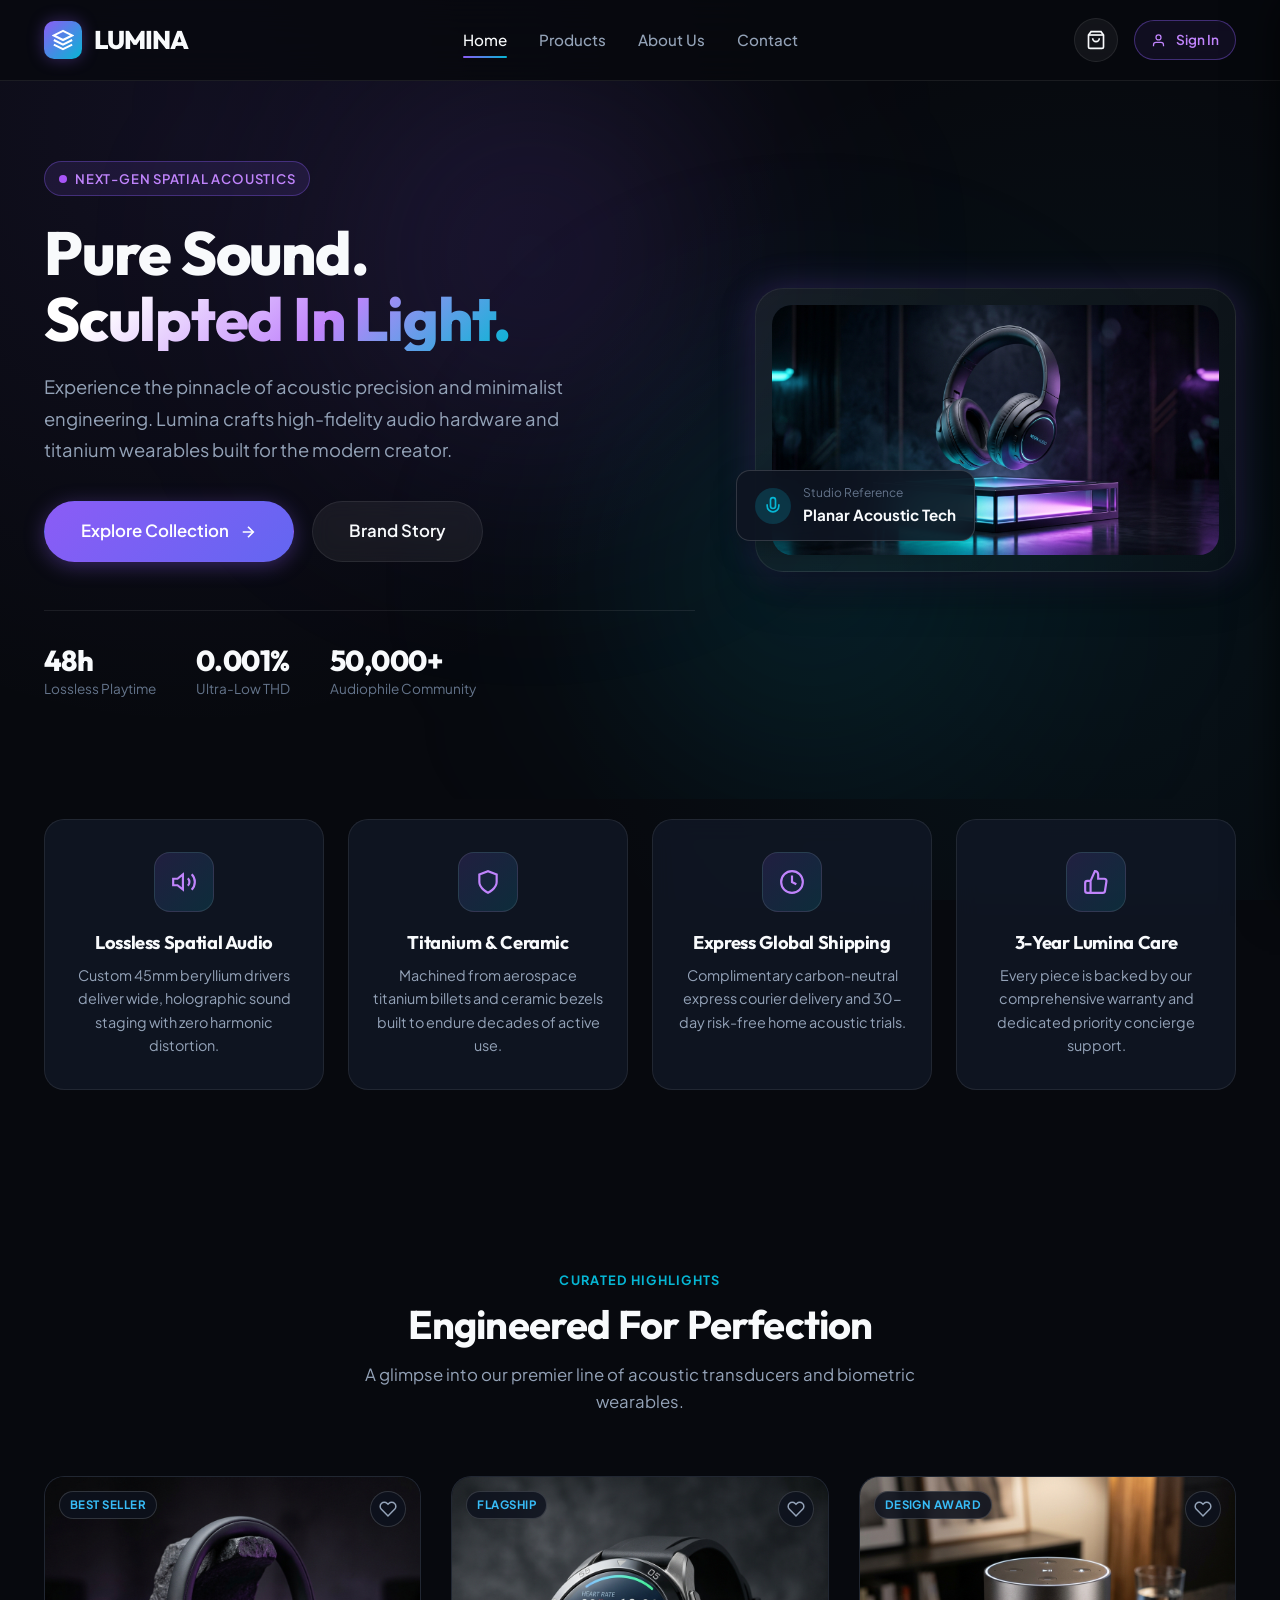
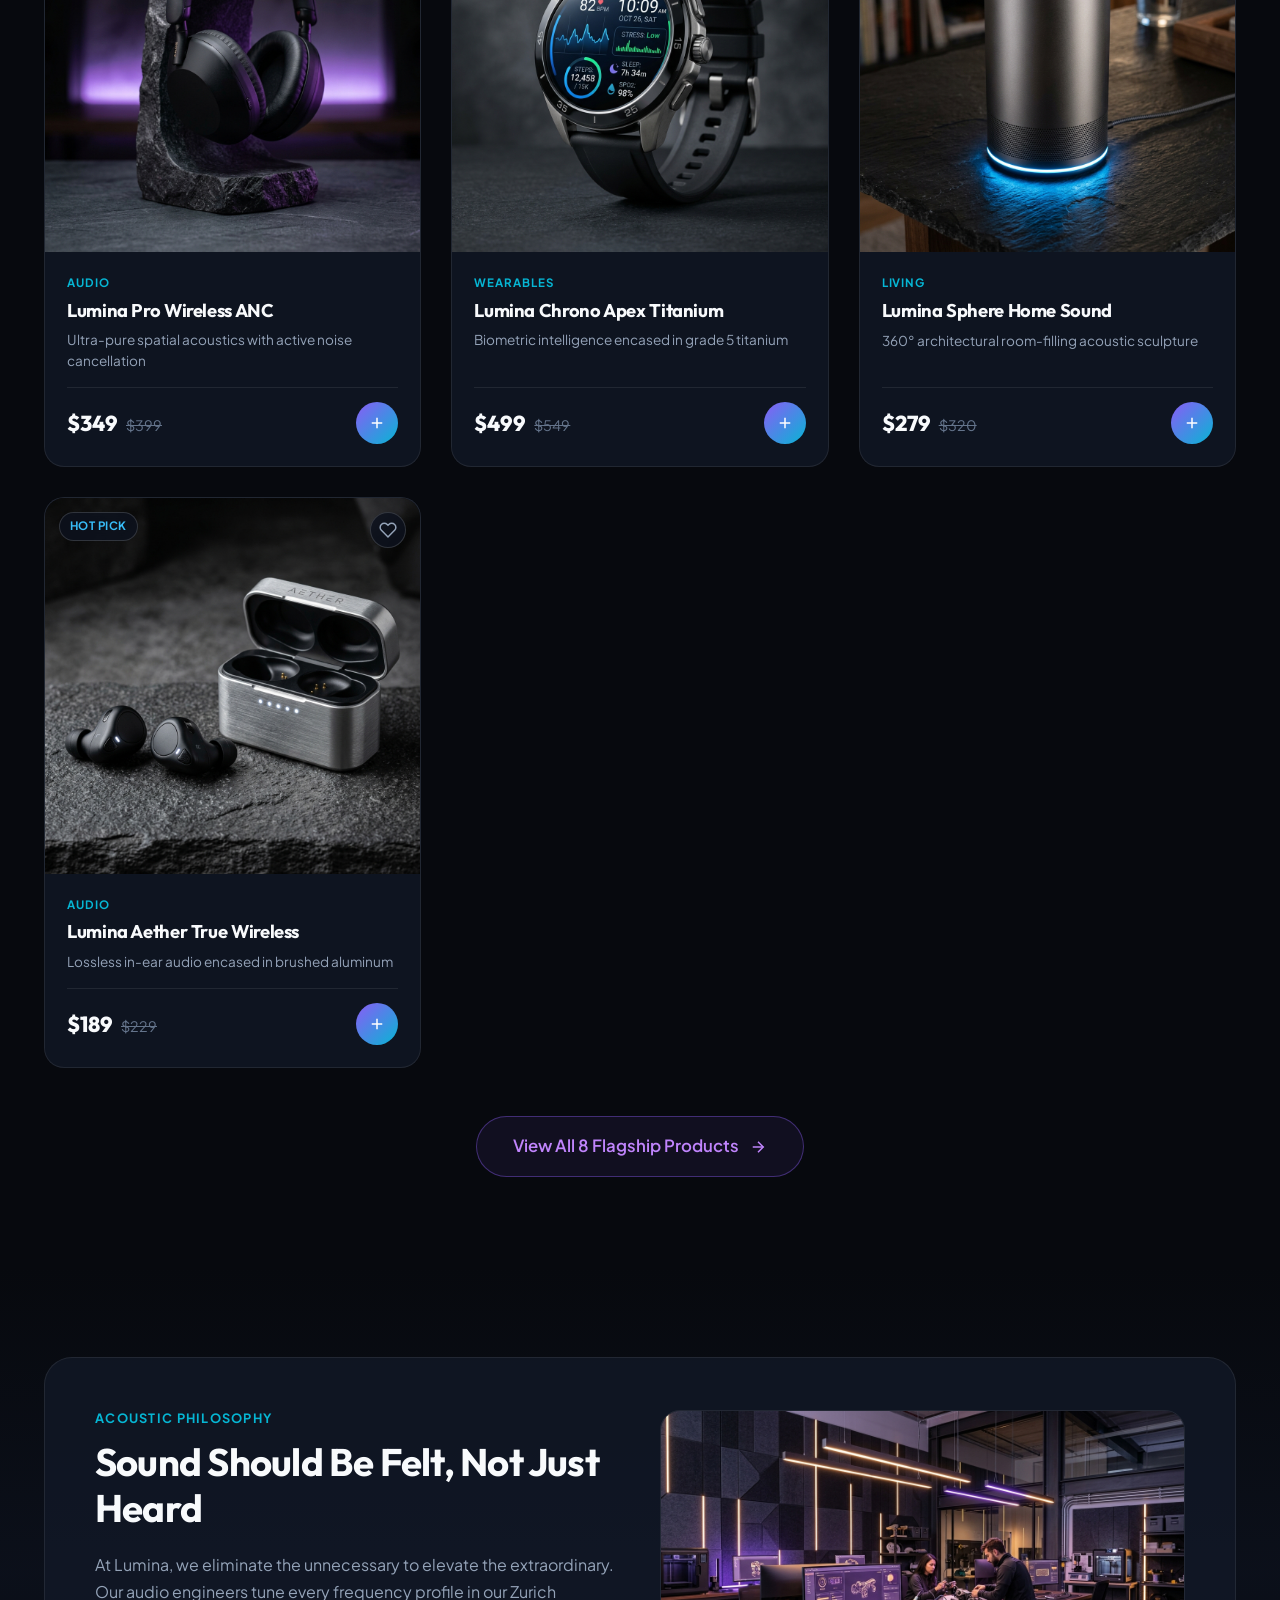
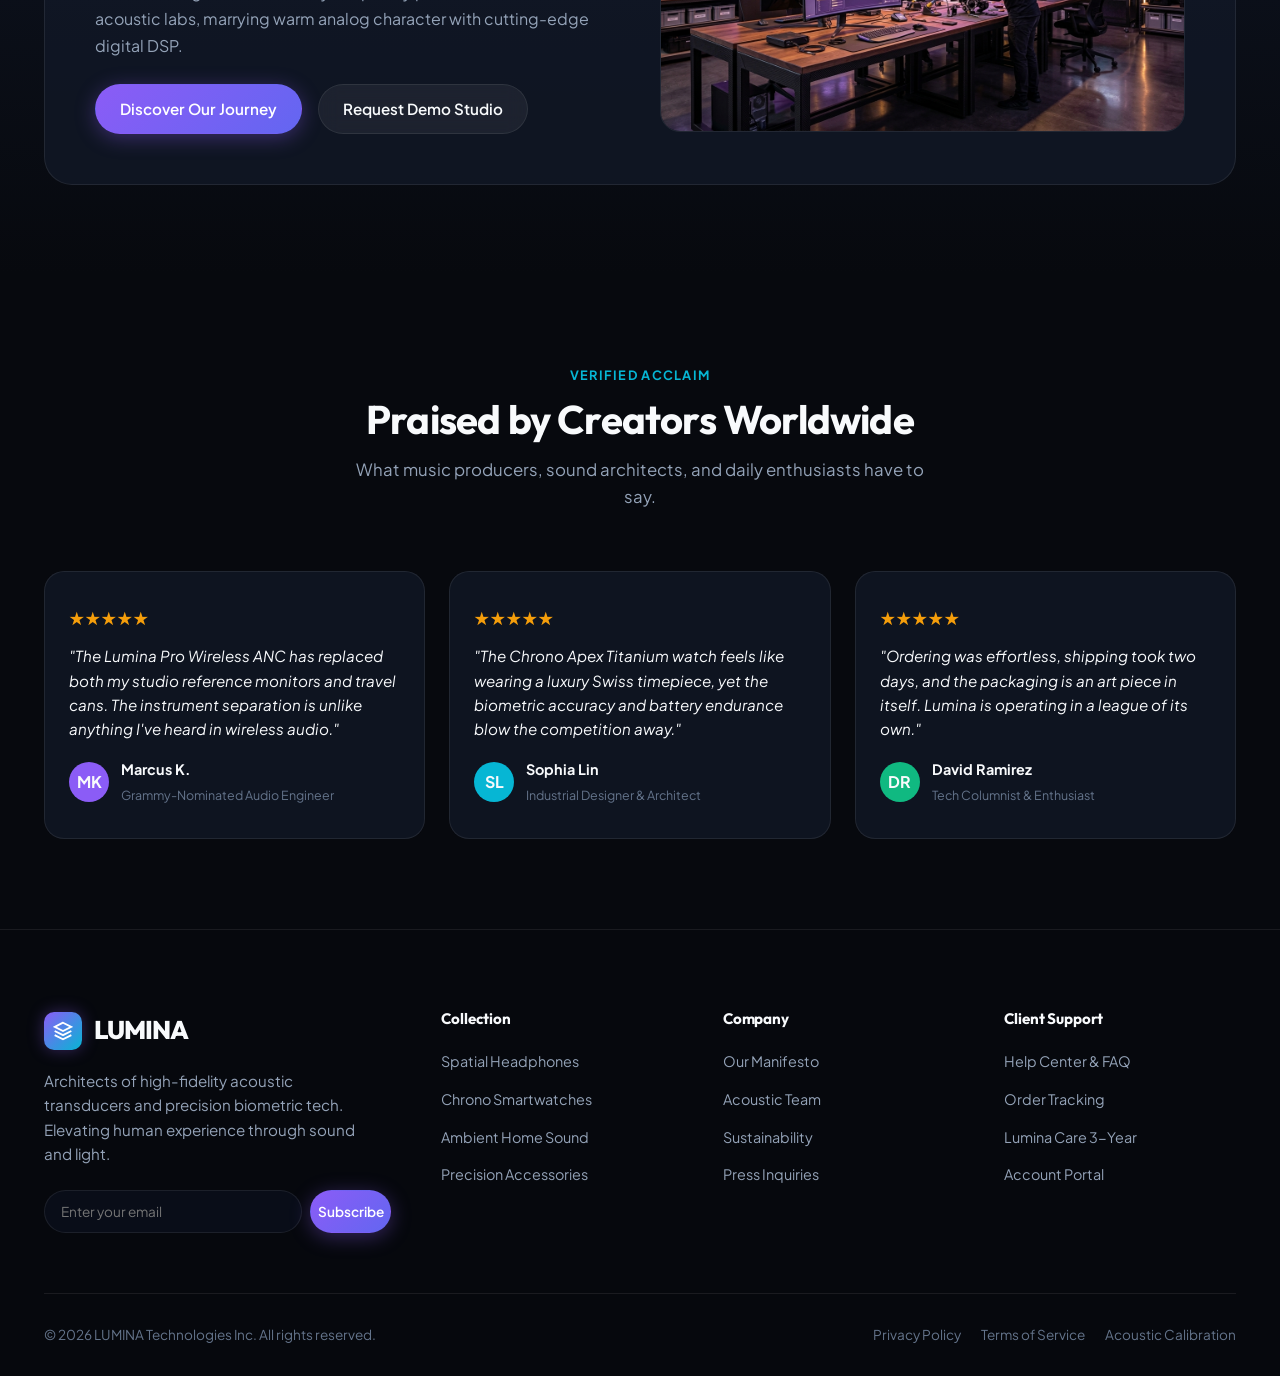
<file: index.html>
<!DOCTYPE html>
<html lang="en">

<head>
  <meta charset="UTF-8" />
  <meta name="viewport" content="width=device-width, initial-scale=1.0" />
  <title>LUMINA — Pure Sound & Futuristic Lifestyle Tech</title>
  <meta name="description"
    content="Discover LUMINA: high-fidelity spatial headphones, titanium smartwatches, and architectural home audio designed for modern creators." />
  <link rel="stylesheet" href="css/style.css" />
</head>

<body>

  <!-- Site Header -->
  <header class="site-header">
    <div class="container nav-bar">
      <a href="index.html" class="brand-logo">
        <div class="brand-icon-gem">
          <svg width="22" height="22" viewBox="0 0 24 24" fill="none" stroke="currentColor" stroke-width="2.2">
            <polygon points="12 2 2 7 12 12 22 7 12 2"></polygon>
            <polyline points="2 17 12 22 22 17"></polyline>
            <polyline points="2 12 12 17 22 12"></polyline>
          </svg>
        </div>
        <span>LUMINA</span>
      </a>

      <nav class="nav-links">
        <a href="index.html" class="nav-link">Home</a>
        <a href="products.html" class="nav-link">Products</a>
        <a href="about.html" class="nav-link">About Us</a>
        <a href="contact.html" class="nav-link">Contact</a>
      </nav>

      <div class="nav-actions">
        <button class="cart-toggle-btn" id="open-cart-btn" onclick="openCartDrawer()" aria-label="View Shopping Cart">
          <svg width="20" height="20" viewBox="0 0 24 24" fill="none" stroke="currentColor" stroke-width="2">
            <path d="M6 2L3 6v14a2 2 0 0 0 2 2h14a2 2 0 0 0 2-2V6l-3-4z"></path>
            <line x1="3" y1="6" x2="21" y2="6"></line>
            <path d="M16 10a4 4 0 0 1-8 0"></path>
          </svg>
          <span class="cart-count-badge">0</span>
        </button>

        <div class="nav-auth-slot">
          <!-- Populated dynamically by auth.js -->
        </div>

        <button class="mobile-toggle" id="mobile-menu-toggle" aria-label="Toggle navigation menu">
          <svg width="24" height="24" viewBox="0 0 24 24" fill="none" stroke="currentColor" stroke-width="2">
            <line x1="3" y1="12" x2="21" y2="12"></line>
            <line x1="3" y1="6" x2="21" y2="6"></line>
            <line x1="3" y1="18" x2="21" y2="18"></line>
          </svg>
        </button>
      </div>
    </div>
  </header>

  <!-- Mobile Drawer -->
  <div class="mobile-nav-backdrop" id="mobile-nav-backdrop"></div>
  <aside class="mobile-nav-drawer" id="mobile-nav-drawer">
    <div style="display: flex; justify-content: space-between; align-items: center; margin-bottom: 20px;">
      <span class="brand-logo" style="font-size: 1.3rem;">LUMINA</span>
      <button class="close-drawer-btn"
        onclick="document.getElementById('mobile-nav-drawer').classList.remove('open'); document.getElementById('mobile-nav-backdrop').classList.remove('open');">&times;</button>
    </div>
    <a href="index.html" class="nav-link">Home</a>
    <a href="products.html" class="nav-link">Products Catalog</a>
    <a href="about.html" class="nav-link">About Us</a>
    <a href="contact.html" class="nav-link">Contact Support</a>
    <div style="margin-top: auto; padding-top: 20px; border-top: 1px solid var(--border-subtle);">
      <a href="auth.html" class="btn btn-primary btn-block">Sign In / Account</a>
    </div>
  </aside>

  <!-- Hero Section -->
  <section class="hero-section">
    <div class="hero-glow hero-glow-1"></div>
    <div class="hero-glow hero-glow-2"></div>
    <div class="container hero-grid">
      <div class="hero-content">
        <div class="hero-pill-badge">
          <span style="width: 8px; height: 8px; border-radius: 50%; background: #a855f7; display: inline-block;"></span>
          Next-Gen Spatial Acoustics
        </div>
        <h1 class="hero-title">
          Pure Sound. <br />
          <span class="gradient-text">Sculpted In Light.</span>
        </h1>
        <p class="hero-description">
          Experience the pinnacle of acoustic precision and minimalist engineering. Lumina crafts high-fidelity audio
          hardware and titanium wearables built for the modern creator.
        </p>
        <div class="hero-cta-group">
          <a href="products.html" class="btn btn-primary btn-lg">
            <span>Explore Collection</span>
            <svg width="18" height="18" viewBox="0 0 24 24" fill="none" stroke="currentColor" stroke-width="2.2">
              <line x1="5" y1="12" x2="19" y2="12"></line>
              <polyline points="12 5 19 12 12 19"></polyline>
            </svg>
          </a>
          <a href="about.html" class="btn btn-secondary btn-lg">
            <span>Brand Story</span>
          </a>
        </div>

        <div class="hero-stats-row">
          <div class="stat-item">
            <h3>48h</h3>
            <p>Lossless Playtime</p>
          </div>
          <div class="stat-item">
            <h3>0.001%</h3>
            <p>Ultra-Low THD</p>
          </div>
          <div class="stat-item">
            <h3>50,000+</h3>
            <p>Audiophile Community</p>
          </div>
        </div>
      </div>

      <div class="hero-visual-card">
        <img src="assets/images/hero.jpg" alt="Lumina Pro Wireless ANC Studio Headphones" class="hero-main-img" />
        <div class="hero-floating-pill">
          <div class="pill-icon">
            <svg width="20" height="20" viewBox="0 0 24 24" fill="none" stroke="currentColor" stroke-width="2">
              <path d="M12 2a3 3 0 0 0-3 3v7a3 3 0 0 0 6 0V5a3 3 0 0 0-3-3Z"></path>
              <path d="M19 10v2a7 7 0 0 1-14 0v-2"></path>
            </svg>
          </div>
          <div class="pill-text">
            <span>Studio Reference</span>
            <strong>Planar Acoustic Tech</strong>
          </div>
        </div>
      </div>
    </div>
  </section>

  <!-- Value Propositions / Highlights -->
  <section class="section" style="padding-top: 20px;">
    <div class="container">
      <div class="features-grid">
        <div class="feature-box">
          <div class="feature-icon-wrapper">
            <svg width="26" height="26" viewBox="0 0 24 24" fill="none" stroke="currentColor" stroke-width="2">
              <polygon points="11 5 6 9 2 9 2 15 6 15 11 19 11 5"></polygon>
              <path d="M19.07 4.93a10 10 0 0 1 0 14.14M15.54 8.46a5 5 0 0 1 0 7.07"></path>
            </svg>
          </div>
          <h4>Lossless Spatial Audio</h4>
          <p>Custom 45mm beryllium drivers deliver wide, holographic sound staging with zero harmonic distortion.</p>
        </div>

        <div class="feature-box">
          <div class="feature-icon-wrapper">
            <svg width="26" height="26" viewBox="0 0 24 24" fill="none" stroke="currentColor" stroke-width="2">
              <path d="M12 22s8-4 8-10V5l-8-3-8 3v7c0 6 8 10 8 10z"></path>
            </svg>
          </div>
          <h4>Titanium & Ceramic</h4>
          <p>Machined from aerospace titanium billets and ceramic bezels built to endure decades of active use.</p>
        </div>

        <div class="feature-box">
          <div class="feature-icon-wrapper">
            <svg width="26" height="26" viewBox="0 0 24 24" fill="none" stroke="currentColor" stroke-width="2">
              <circle cx="12" cy="12" r="10"></circle>
              <polyline points="12 6 12 12 16 14"></polyline>
            </svg>
          </div>
          <h4>Express Global Shipping</h4>
          <p>Complimentary carbon-neutral express courier delivery and 30-day risk-free home acoustic trials.</p>
        </div>

        <div class="feature-box">
          <div class="feature-icon-wrapper">
            <svg width="26" height="26" viewBox="0 0 24 24" fill="none" stroke="currentColor" stroke-width="2">
              <path
                d="M14 9V5a3 3 0 0 0-3-3l-4 9v11h11.28a2 2 0 0 0 2-1.7l1.38-9a2 2 0 0 0-2-2.3zM7 22H4a2 2 0 0 1-2-2v-7a2 2 0 0 1 2-2h3">
              </path>
            </svg>
          </div>
          <h4>3-Year Lumina Care</h4>
          <p>Every piece is backed by our comprehensive warranty and dedicated priority concierge support.</p>
        </div>
      </div>
    </div>
  </section>

  <!-- Featured Products Section -->
  <section class="section">
    <div class="container">
      <div class="section-header">
        <span class="section-tag">Curated Highlights</span>
        <h2 class="section-title">Engineered For Perfection</h2>
        <p class="section-subtitle">A glimpse into our premier line of acoustic transducers and biometric wearables.</p>
      </div>

      <div class="product-grid" id="home-featured-grid">
        <!-- Rendered dynamically from PRODUCTS_DATA in script -->
      </div>

      <div style="text-align: center; margin-top: 48px;">
        <a href="products.html" class="btn btn-outline-glow btn-lg">
          <span>View All 8 Flagship Products</span>
          <svg width="18" height="18" viewBox="0 0 24 24" fill="none" stroke="currentColor" stroke-width="2">
            <line x1="5" y1="12" x2="19" y2="12"></line>
            <polyline points="12 5 19 12 12 19"></polyline>
          </svg>
        </a>
      </div>
    </div>
  </section>

  <!-- Brand Manifesto Banner -->
  <section class="section"
    style="background: linear-gradient(180deg, transparent, rgba(14, 20, 34, 0.6), transparent);">
    <div class="container">
      <div
        style="background: var(--bg-card); border: 1px solid var(--border-subtle); border-radius: var(--radius-xl); padding: 50px; display: grid; grid-template-columns: 1fr 1fr; gap: 40px; align-items: center;">
        <div>
          <span class="section-tag">Acoustic Philosophy</span>
          <h2 style="font-size: 2.4rem; margin-bottom: 20px;">Sound Should Be Felt, Not Just Heard</h2>
          <p style="color: var(--text-secondary); line-height: 1.7; margin-bottom: 24px;">
            At Lumina, we eliminate the unnecessary to elevate the extraordinary. Our audio engineers tune every
            frequency profile in our Zurich acoustic labs, marrying warm analog character with cutting-edge digital DSP.
          </p>
          <div style="display: flex; gap: 16px;">
            <a href="about.html" class="btn btn-primary">Discover Our Journey</a>
            <a href="contact.html" class="btn btn-secondary">Request Demo Studio</a>
          </div>
        </div>
        <div style="border-radius: var(--radius-lg); overflow: hidden; border: 1px solid var(--border-subtle);">
          <img src="assets/images/about-studio.jpg" alt="Lumina Acoustic Laboratory"
            style="width: 100%; height: 320px; object-fit: cover;" />
        </div>
      </div>
    </div>
  </section>

  <!-- Customer Reviews -->
  <section class="section">
    <div class="container">
      <div class="section-header">
        <span class="section-tag">Verified Acclaim</span>
        <h2 class="section-title">Praised by Creators Worldwide</h2>
        <p class="section-subtitle">What music producers, sound architects, and daily enthusiasts have to say.</p>
      </div>

      <div style="display: grid; grid-template-columns: repeat(auto-fit, minmax(300px, 1fr)); gap: 24px;">
        <div class="feature-box" style="text-align: left;">
          <div style="color: var(--amber); margin-bottom: 12px; font-size: 1.1rem;">★★★★★</div>
          <p style="font-size: 0.95rem; color: var(--text-primary); margin-bottom: 16px; font-style: italic;">
            "The Lumina Pro Wireless ANC has replaced both my studio reference monitors and travel cans. The instrument
            separation is unlike anything I've heard in wireless audio."
          </p>
          <div style="display: flex; align-items: center; gap: 12px;">
            <div
              style="width: 40px; height: 40px; border-radius: 50%; background: #8b5cf6; display: flex; align-items: center; justify-content: center; font-weight: bold;">
              MK</div>
            <div>
              <strong style="font-size: 0.9rem; display: block;">Marcus K.</strong>
              <span style="font-size: 0.78rem; color: var(--text-muted);">Grammy-Nominated Audio Engineer</span>
            </div>
          </div>
        </div>

        <div class="feature-box" style="text-align: left;">
          <div style="color: var(--amber); margin-bottom: 12px; font-size: 1.1rem;">★★★★★</div>
          <p style="font-size: 0.95rem; color: var(--text-primary); margin-bottom: 16px; font-style: italic;">
            "The Chrono Apex Titanium watch feels like wearing a luxury Swiss timepiece, yet the biometric accuracy and
            battery endurance blow the competition away."
          </p>
          <div style="display: flex; align-items: center; gap: 12px;">
            <div
              style="width: 40px; height: 40px; border-radius: 50%; background: #06b6d4; display: flex; align-items: center; justify-content: center; font-weight: bold;">
              SL</div>
            <div>
              <strong style="font-size: 0.9rem; display: block;">Sophia Lin</strong>
              <span style="font-size: 0.78rem; color: var(--text-muted);">Industrial Designer & Architect</span>
            </div>
          </div>
        </div>

        <div class="feature-box" style="text-align: left;">
          <div style="color: var(--amber); margin-bottom: 12px; font-size: 1.1rem;">★★★★★</div>
          <p style="font-size: 0.95rem; color: var(--text-primary); margin-bottom: 16px; font-style: italic;">
            "Ordering was effortless, shipping took two days, and the packaging is an art piece in itself. Lumina is
            operating in a league of its own."
          </p>
          <div style="display: flex; align-items: center; gap: 12px;">
            <div
              style="width: 40px; height: 40px; border-radius: 50%; background: #10b981; display: flex; align-items: center; justify-content: center; font-weight: bold;">
              DR</div>
            <div>
              <strong style="font-size: 0.9rem; display: block;">David Ramirez</strong>
              <span style="font-size: 0.78rem; color: var(--text-muted);">Tech Columnist & Enthusiast</span>
            </div>
          </div>
        </div>
      </div>
    </div>
  </section>

  <!-- Slide-Over Cart Drawer Markup -->
  <div class="cart-backdrop" id="cart-backdrop"></div>
  <aside class="cart-drawer" id="cart-drawer">
    <div class="cart-header">
      <h3>
        <svg width="22" height="22" viewBox="0 0 24 24" fill="none" stroke="currentColor" stroke-width="2">
          <path d="M6 2L3 6v14a2 2 0 0 0 2 2h14a2 2 0 0 0 2-2V6l-3-4z"></path>
          <line x1="3" y1="6" x2="21" y2="6"></line>
          <path d="M16 10a4 4 0 0 1-8 0"></path>
        </svg>
        Shopping Bag
      </h3>
      <button class="close-drawer-btn" id="close-cart-btn" aria-label="Close cart">&times;</button>
    </div>
    <div class="cart-items-container" id="cart-items-container">
      <!-- Items dynamically populated by cart.js -->
    </div>
    <div class="cart-footer">
      <div class="cart-subtotal-row">
        <span>Subtotal</span>
        <span class="cart-subtotal-price" id="cart-subtotal-price">$0.00</span>
      </div>
      <p style="font-size: 0.8rem; color: var(--text-muted); margin-bottom: 16px;">Taxes and insured shipping calculated
        at checkout.</p>
      <button class="btn btn-primary btn-block btn-lg" id="cart-checkout-btn">
        Proceed to Checkout
      </button>
    </div>
  </aside>

  <!-- Quick View Modal Markup -->
  <div class="modal-overlay" id="quickview-modal">
    <div class="modal-container">
      <button class="modal-close-btn" onclick="closeQuickView()" aria-label="Close quick view">&times;</button>
      <div id="quickview-body">
        <!-- Injected dynamically by main.js openQuickView() -->
      </div>
    </div>
  </div>

  <!-- Site Footer -->
  <footer class="site-footer">
    <div class="container">
      <div class="footer-grid">
        <div class="footer-brand">
          <a href="index.html" class="brand-logo">
            <div class="brand-icon-gem">
              <svg width="20" height="20" viewBox="0 0 24 24" fill="none" stroke="currentColor" stroke-width="2.2">
                <polygon points="12 2 2 7 12 12 22 7 12 2"></polygon>
                <polyline points="2 17 12 22 22 17"></polyline>
                <polyline points="2 12 12 17 22 12"></polyline>
              </svg>
            </div>
            <span>LUMINA</span>
          </a>
          <p>Architects of high-fidelity acoustic transducers and precision biometric tech. Elevating human experience
            through sound and light.</p>
          <form class="newsletter-form" style="display: flex; gap: 8px;">
            <input type="email" placeholder="Enter your email" required class="catalog-search-input"
              style="padding-left: 16px; font-size: 0.85rem;" />
            <button type="submit" class="btn btn-primary btn-sm">Subscribe</button>
          </form>
        </div>

        <div class="footer-col">
          <h5>Collection</h5>
          <ul>
            <li><a href="products.html?category=audio">Spatial Headphones</a></li>
            <li><a href="products.html?category=wearables">Chrono Smartwatches</a></li>
            <li><a href="products.html?category=living">Ambient Home Sound</a></li>
            <li><a href="products.html?category=accessories">Precision Accessories</a></li>
          </ul>
        </div>

        <div class="footer-col">
          <h5>Company</h5>
          <ul>
            <li><a href="about.html">Our Manifesto</a></li>
            <li><a href="about.html#team">Acoustic Team</a></li>
            <li><a href="about.html#sustainability">Sustainability</a></li>
            <li><a href="contact.html">Press Inquiries</a></li>
          </ul>
        </div>

        <div class="footer-col">
          <h5>Client Support</h5>
          <ul>
            <li><a href="contact.html">Help Center & FAQ</a></li>
            <li><a href="auth.html#orders">Order Tracking</a></li>
            <li><a href="contact.html#warranty">Lumina Care 3-Year</a></li>
            <li><a href="auth.html">Account Portal</a></li>
          </ul>
        </div>
      </div>

      <div class="footer-bottom">
        <p>&copy; 2026 LUMINA Technologies Inc. All rights reserved.</p>
        <div style="display: flex; gap: 20px;">
          <a href="#">Privacy Policy</a>
          <a href="#">Terms of Service</a>
          <a href="#">Acoustic Calibration</a>
        </div>
      </div>
    </div>
  </footer>

  <!-- Scripts -->
  <script src="js/products-data.js"></script>
  <script src="js/auth.js"></script>
  <script src="js/cart.js"></script>
  <script src="js/main.js"></script>
  <script>
    // Populate top 4 featured products on home page
    document.addEventListener("DOMContentLoaded", () => {
      const grid = document.getElementById("home-featured-grid");
      if (grid && typeof PRODUCTS_DATA !== "undefined") {
        const featured = PRODUCTS_DATA.slice(0, 4);
        grid.innerHTML = featured.map(p => `
          <div class="product-card">
            <div class="product-media">
              <span class="product-badge-pill">${p.badge}</span>
              <button class="wishlist-btn" onclick="toggleWishlist(this, '${p.id}')" title="Save to Wishlist">
                <svg width="18" height="18" viewBox="0 0 24 24" fill="none" stroke="currentColor" stroke-width="2">
                  <path d="M20.84 4.61a5.5 5.5 0 0 0-7.78 0L12 5.67l-1.06-1.06a5.5 5.5 0 0 0-7.78 7.78l1.06 1.06L12 21.23l7.78-7.78 1.06-1.06a5.5 5.5 0 0 0 0-7.78z"></path>
                </svg>
              </button>
              <img src="${p.image}" alt="${p.name}" class="product-img" />
              <button class="quick-view-btn-overlay" onclick="openQuickView('${p.id}')">Quick View</button>
            </div>
            <div class="product-body">
              <span class="product-category-sub">${p.category.toUpperCase()}</span>
              <h3 class="product-title">${p.name}</h3>
              <p class="product-tagline">${p.tagline}</p>
              <div class="product-footer-row">
                <div class="price-box">
                  <span class="price-current">$${p.price}</span>
                  ${p.originalPrice ? `<span class="price-original">$${p.originalPrice}</span>` : ""}
                </div>
                <button class="btn-add-cart" onclick="addToCart('${p.id}')" title="Add to Bag">
                  <svg width="18" height="18" viewBox="0 0 24 24" fill="none" stroke="currentColor" stroke-width="2">
                    <line x1="12" y1="5" x2="12" y2="19"></line>
                    <line x1="5" y1="12" x2="19" y2="12"></line>
                  </svg>
                </button>
              </div>
            </div>
          </div>
        `).join("");
      }
    });
  </script>
</body>

</html>
</file>
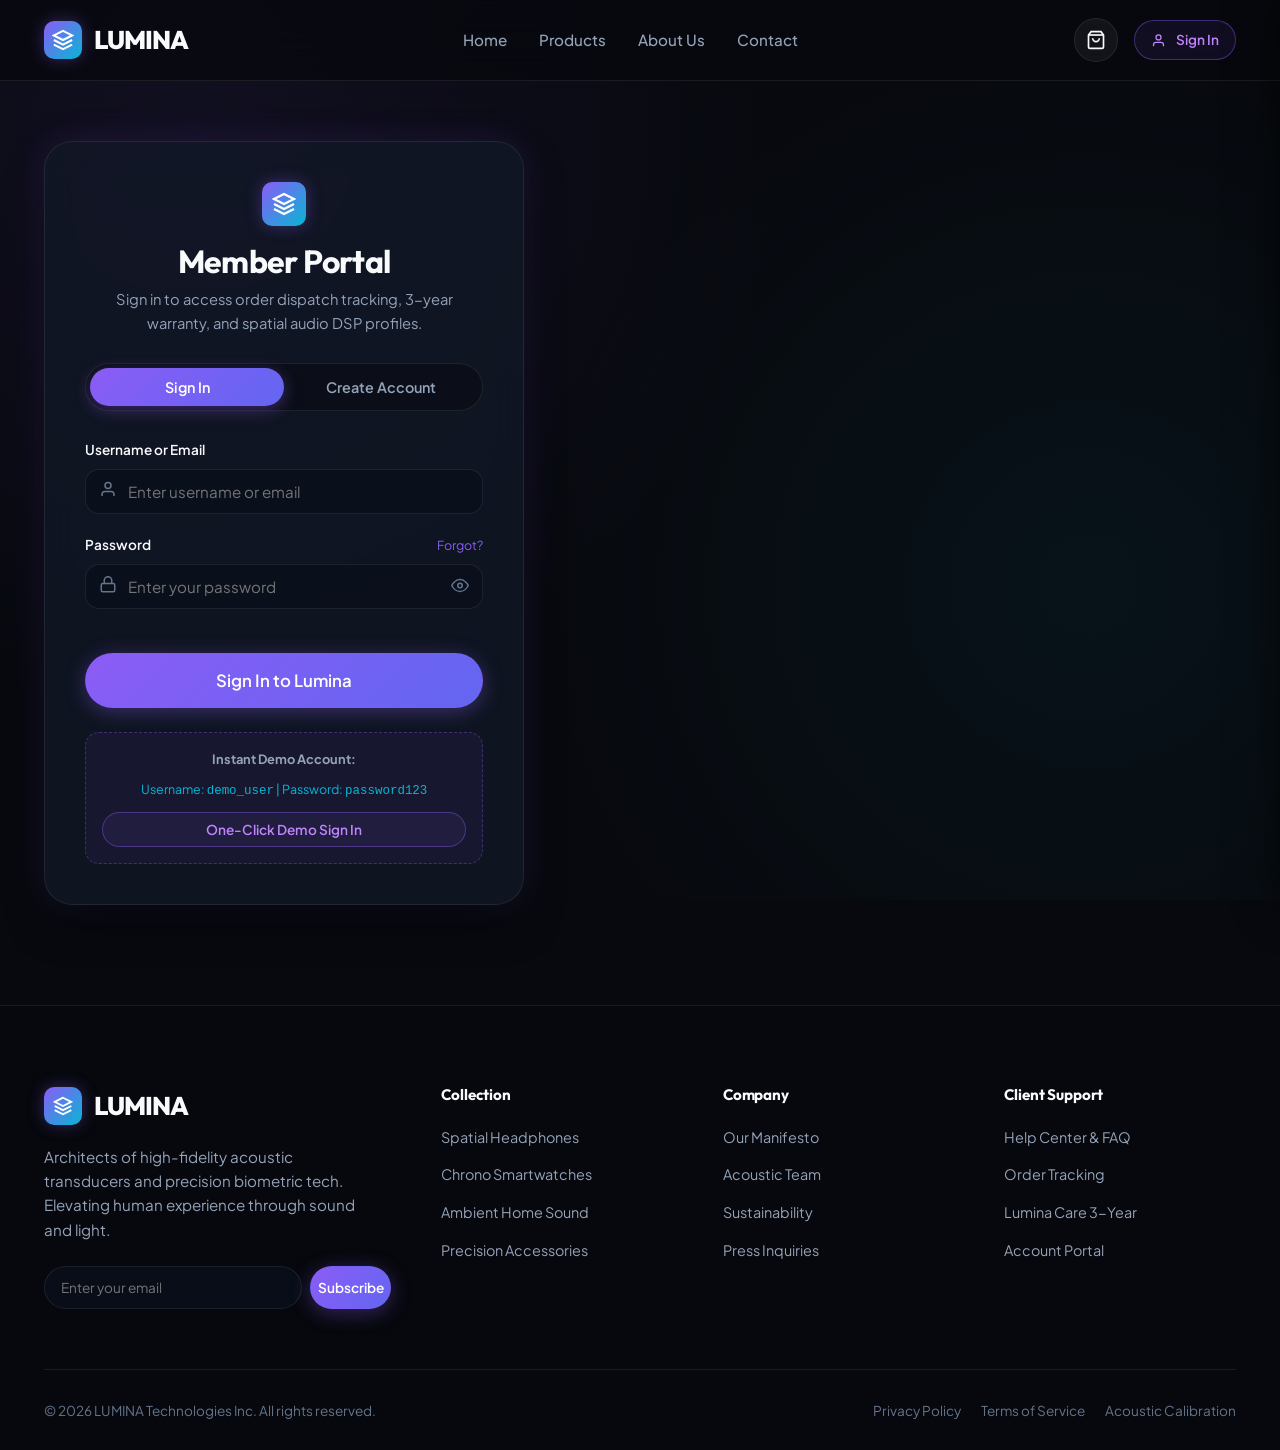
<file: auth.html>
<!DOCTYPE html>
<html lang="en">
<head>
  <meta charset="UTF-8" />
  <meta name="viewport" content="width=device-width, initial-scale=1.0" />
  <title>LUMINA — User Authentication & Account Portal</title>
  <meta name="description" content="Sign in or register for your LUMINA account to track high-fidelity hardware orders, configure sound profiles, and access 3-year warranty support." />
  <link rel="stylesheet" href="css/style.css" />
</head>
<body>

  <!-- Site Header -->
  <header class="site-header">
    <div class="container nav-bar">
      <a href="index.html" class="brand-logo">
        <div class="brand-icon-gem">
          <svg width="22" height="22" viewBox="0 0 24 24" fill="none" stroke="currentColor" stroke-width="2.2">
            <polygon points="12 2 2 7 12 12 22 7 12 2"></polygon>
            <polyline points="2 17 12 22 22 17"></polyline>
            <polyline points="2 12 12 17 22 12"></polyline>
          </svg>
        </div>
        <span>LUMINA</span>
      </a>

      <nav class="nav-links">
        <a href="index.html" class="nav-link">Home</a>
        <a href="products.html" class="nav-link">Products</a>
        <a href="about.html" class="nav-link">About Us</a>
        <a href="contact.html" class="nav-link">Contact</a>
      </nav>

      <div class="nav-actions">
        <button class="cart-toggle-btn" id="open-cart-btn" onclick="openCartDrawer()" aria-label="View Shopping Cart">
          <svg width="20" height="20" viewBox="0 0 24 24" fill="none" stroke="currentColor" stroke-width="2">
            <path d="M6 2L3 6v14a2 2 0 0 0 2 2h14a2 2 0 0 0 2-2V6l-3-4z"></path>
            <line x1="3" y1="6" x2="21" y2="6"></line>
            <path d="M16 10a4 4 0 0 1-8 0"></path>
          </svg>
          <span class="cart-count-badge">0</span>
        </button>

        <div class="nav-auth-slot">
          <!-- Populated by auth.js -->
        </div>

        <button class="mobile-toggle" id="mobile-menu-toggle" aria-label="Toggle navigation menu">
          <svg width="24" height="24" viewBox="0 0 24 24" fill="none" stroke="currentColor" stroke-width="2">
            <line x1="3" y1="12" x2="21" y2="12"></line>
            <line x1="3" y1="6" x2="21" y2="6"></line>
            <line x1="3" y1="18" x2="21" y2="18"></line>
          </svg>
        </button>
      </div>
    </div>
  </header>

  <!-- Mobile Drawer -->
  <div class="mobile-nav-backdrop" id="mobile-nav-backdrop"></div>
  <aside class="mobile-nav-drawer" id="mobile-nav-drawer">
    <div style="display: flex; justify-content: space-between; align-items: center; margin-bottom: 20px;">
      <span class="brand-logo" style="font-size: 1.3rem;">LUMINA</span>
      <button class="close-drawer-btn" onclick="document.getElementById('mobile-nav-drawer').classList.remove('open'); document.getElementById('mobile-nav-backdrop').classList.remove('open');">&times;</button>
    </div>
    <a href="index.html" class="nav-link">Home</a>
    <a href="products.html" class="nav-link">Products Catalog</a>
    <a href="about.html" class="nav-link">About Us</a>
    <a href="contact.html" class="nav-link">Contact Support</a>
    <div style="margin-top: auto; padding-top: 20px; border-top: 1px solid var(--border-subtle);">
      <a href="auth.html" class="btn btn-primary btn-block">Sign In / Account</a>
    </div>
  </aside>

  <!-- Main Auth & Dashboard Container -->
  <main class="auth-wrapper">
    <div class="container" id="auth-main-container">
      <!-- Dynamically filled by renderAuthPage() in script -->
    </div>
  </main>

  <!-- Slide-Over Cart Drawer -->
  <div class="cart-backdrop" id="cart-backdrop"></div>
  <aside class="cart-drawer" id="cart-drawer">
    <div class="cart-header">
      <h3>
        <svg width="22" height="22" viewBox="0 0 24 24" fill="none" stroke="currentColor" stroke-width="2">
          <path d="M6 2L3 6v14a2 2 0 0 0 2 2h14a2 2 0 0 0 2-2V6l-3-4z"></path>
          <line x1="3" y1="6" x2="21" y2="6"></line>
          <path d="M16 10a4 4 0 0 1-8 0"></path>
        </svg>
        Shopping Bag
      </h3>
      <button class="close-drawer-btn" id="close-cart-btn" aria-label="Close cart">&times;</button>
    </div>
    <div class="cart-items-container" id="cart-items-container"></div>
    <div class="cart-footer">
      <div class="cart-subtotal-row">
        <span>Subtotal</span>
        <span class="cart-subtotal-price" id="cart-subtotal-price">$0.00</span>
      </div>
      <p style="font-size: 0.8rem; color: var(--text-muted); margin-bottom: 16px;">Taxes and insured shipping calculated at checkout.</p>
      <button class="btn btn-primary btn-block btn-lg" id="cart-checkout-btn">
        Proceed to Checkout
      </button>
    </div>
  </aside>

  <!-- Site Footer -->
  <footer class="site-footer">
    <div class="container">
      <div class="footer-grid">
        <div class="footer-brand">
          <a href="index.html" class="brand-logo">
            <div class="brand-icon-gem">
              <svg width="20" height="20" viewBox="0 0 24 24" fill="none" stroke="currentColor" stroke-width="2.2">
                <polygon points="12 2 2 7 12 12 22 7 12 2"></polygon>
                <polyline points="2 17 12 22 22 17"></polyline>
                <polyline points="2 12 12 17 22 12"></polyline>
              </svg>
            </div>
            <span>LUMINA</span>
          </a>
          <p>Architects of high-fidelity acoustic transducers and precision biometric tech. Elevating human experience through sound and light.</p>
          <form class="newsletter-form" style="display: flex; gap: 8px;">
            <input type="email" placeholder="Enter your email" required class="catalog-search-input" style="padding-left: 16px; font-size: 0.85rem;" />
            <button type="submit" class="btn btn-primary btn-sm">Subscribe</button>
          </form>
        </div>

        <div class="footer-col">
          <h5>Collection</h5>
          <ul>
            <li><a href="products.html?category=audio">Spatial Headphones</a></li>
            <li><a href="products.html?category=wearables">Chrono Smartwatches</a></li>
            <li><a href="products.html?category=living">Ambient Home Sound</a></li>
            <li><a href="products.html?category=accessories">Precision Accessories</a></li>
          </ul>
        </div>

        <div class="footer-col">
          <h5>Company</h5>
          <ul>
            <li><a href="about.html">Our Manifesto</a></li>
            <li><a href="about.html#team">Acoustic Team</a></li>
            <li><a href="about.html#sustainability">Sustainability</a></li>
            <li><a href="contact.html">Press Inquiries</a></li>
          </ul>
        </div>

        <div class="footer-col">
          <h5>Client Support</h5>
          <ul>
            <li><a href="contact.html">Help Center & FAQ</a></li>
            <li><a href="auth.html#orders">Order Tracking</a></li>
            <li><a href="contact.html#warranty">Lumina Care 3-Year</a></li>
            <li><a href="auth.html">Account Portal</a></li>
          </ul>
        </div>
      </div>

      <div class="footer-bottom">
        <p>&copy; 2026 LUMINA Technologies Inc. All rights reserved.</p>
        <div style="display: flex; gap: 20px;">
          <a href="#">Privacy Policy</a>
          <a href="#">Terms of Service</a>
          <a href="#">Acoustic Calibration</a>
        </div>
      </div>
    </div>
  </footer>

  <!-- Scripts -->
  <script src="js/products-data.js"></script>
  <script src="js/auth.js"></script>
  <script src="js/cart.js"></script>
  <script src="js/main.js"></script>
  <script>
    let activeAuthTab = "login";

    function switchAuthTab(tab) {
      activeAuthTab = tab;
      const loginForm = document.getElementById("login-form-container");
      const registerForm = document.getElementById("register-form-container");
      const tabLoginBtn = document.getElementById("tab-btn-login");
      const tabRegisterBtn = document.getElementById("tab-btn-register");

      if (tab === "login") {
        if (loginForm) loginForm.style.display = "block";
        if (registerForm) registerForm.style.display = "none";
        if (tabLoginBtn) tabLoginBtn.classList.add("active");
        if (tabRegisterBtn) tabRegisterBtn.classList.remove("active");
      } else {
        if (loginForm) loginForm.style.display = "none";
        if (registerForm) registerForm.style.display = "block";
        if (tabLoginBtn) tabLoginBtn.classList.remove("active");
        if (tabRegisterBtn) tabRegisterBtn.classList.add("active");
      }
    }

    function togglePasswordVisibility(inputId, btn) {
      const input = document.getElementById(inputId);
      if (!input) return;
      if (input.type === "password") {
        input.type = "text";
        btn.innerHTML = `<svg width="18" height="18" viewBox="0 0 24 24" fill="none" stroke="currentColor" stroke-width="2"><path d="M17.94 17.94A10.07 10.07 0 0 1 12 20c-7 0-11-8-11-8a18.45 18.45 0 0 1 5.06-5.94M9.9 4.24A9.12 9.12 0 0 1 12 4c7 0 11 8 11 8a18.5 18.5 0 0 1-2.16 3.19m-6.72-1.07a3 3 0 1 1-4.24-4.24"></path><line x1="1" y1="1" x2="23" y2="23"></line></svg>`;
      } else {
        input.type = "password";
        btn.innerHTML = `<svg width="18" height="18" viewBox="0 0 24 24" fill="none" stroke="currentColor" stroke-width="2"><path d="M1 12s4-8 11-8 11 8 11 8-4 8-11 8-11-8-11-8z"></path><circle cx="12" cy="12" r="3"></circle></svg>`;
      }
    }

    function updatePasswordStrength(val) {
      const fill = document.getElementById("pw-strength-fill");
      if (!fill) return;
      let score = 0;
      if (val.length >= 6) score += 25;
      if (val.length >= 8) score += 25;
      if (/[A-Z]/.test(val)) score += 25;
      if (/[0-9!@#$%^&*]/.test(val)) score += 25;

      fill.style.width = score + "%";
      if (score <= 25) {
        fill.style.backgroundColor = "#ef4444";
      } else if (score <= 50) {
        fill.style.backgroundColor = "#f59e0b";
      } else if (score <= 75) {
        fill.style.backgroundColor = "#06b6d4";
      } else {
        fill.style.backgroundColor = "#10b981";
      }
    }

    function renderAuthPage() {
      const container = document.getElementById("auth-main-container");
      if (!container) return;

      const user = getCurrentUser();

      if (user) {
        // Render Authenticated Account Dashboard
        const orders = user.orders || [];
        const orderRows = orders.length > 0 ? orders.map(ord => `
          <tr>
            <td style="font-weight: 700; color: var(--cyan);">${ord.id}</td>
            <td style="color: var(--text-secondary);">${ord.date}</td>
            <td>${ord.items}</td>
            <td style="font-weight: 700;">${ord.total}</td>
            <td><span class="order-badge-status">${ord.status}</span></td>
          </tr>
        `).join("") : `
          <tr>
            <td colspan="5" style="text-align: center; color: var(--text-muted); padding: 30px 0;">No purchase orders placed yet.</td>
          </tr>
        `;

        container.innerHTML = `
          <div class="dashboard-grid">
            <!-- User Sidebar -->
            <aside class="user-profile-sidebar">
              <div class="profile-avatar-large">${(user.fullName || user.username).charAt(0).toUpperCase()}</div>
              <h2 style="font-size: 1.5rem; margin-bottom: 4px;">${user.fullName || user.username}</h2>
              <p style="color: var(--text-muted); font-size: 0.88rem; margin-bottom: 12px;">@${user.username}</p>
              <div style="margin-bottom: 24px;">
                <span class="badge-tier">${user.tier || "Diamond Pioneer"}</span>
              </div>
              
              <div style="text-align: left; padding: 16px; background: rgba(0,0,0,0.2); border-radius: var(--radius-md); margin-bottom: 24px; font-size: 0.85rem; display: flex; flex-direction: column; gap: 10px;">
                <div>
                  <span style="color: var(--text-muted); display: block;">Email:</span>
                  <strong>${user.email}</strong>
                </div>
                <div>
                  <span style="color: var(--text-muted); display: block;">Lumina Member Since:</span>
                  <strong>${user.joinedDate || "2024"}</strong>
                </div>
                <div>
                  <span style="color: var(--text-muted); display: block;">Shipping Address:</span>
                  <span>${user.address || "No address saved"}</span>
                </div>
              </div>

              <button onclick="logoutUser()" class="btn btn-secondary btn-block" style="color: #f87171; border-color: rgba(239,68,68,0.3);">
                <svg width="16" height="16" viewBox="0 0 24 24" fill="none" stroke="currentColor" stroke-width="2"><path d="M9 21H5a2 2 0 0 1-2-2V5a2 2 0 0 1 2-2h4"/><polyline points="16 17 21 12 16 7"/><line x1="21" y1="12" x2="9" y2="12"/></svg>
                Sign Out
              </button>
            </aside>

            <!-- Dashboard Content Panels -->
            <section class="dashboard-content-panel">
              <!-- Metric Badges -->
              <div class="dashboard-stats-row">
                <div class="dash-stat-card">
                  <div class="dash-stat-icon purple">
                    <svg width="24" height="24" viewBox="0 0 24 24" fill="none" stroke="currentColor" stroke-width="2"><path d="M6 2L3 6v14a2 2 0 0 0 2 2h14a2 2 0 0 0 2-2V6l-3-4z"/><line x1="3" y1="6" x2="21" y2="6"/><path d="M16 10a4 4 0 0 1-8 0"/></svg>
                  </div>
                  <div>
                    <h3 style="font-size: 1.5rem;">${orders.length}</h3>
                    <p style="font-size: 0.82rem; color: var(--text-muted);">Hardware Orders</p>
                  </div>
                </div>

                <div class="dash-stat-card">
                  <div class="dash-stat-icon cyan">
                    <svg width="24" height="24" viewBox="0 0 24 24" fill="none" stroke="currentColor" stroke-width="2"><polygon points="12 2 15.09 8.26 22 9.27 17 14.14 18.18 21.02 12 17.77 5.82 21.02 7 14.14 2 9.27 8.91 8.26 12 2"/></svg>
                  </div>
                  <div>
                    <h3 style="font-size: 1.5rem;">1,450</h3>
                    <p style="font-size: 0.82rem; color: var(--text-muted);">Acoustic Points</p>
                  </div>
                </div>

                <div class="dash-stat-card">
                  <div class="dash-stat-icon amber">
                    <svg width="24" height="24" viewBox="0 0 24 24" fill="none" stroke="currentColor" stroke-width="2"><path d="M12 22s8-4 8-10V5l-8-3-8 3v7c0 6 8 10 8 10z"/></svg>
                  </div>
                  <div>
                    <h3 style="font-size: 1.5rem;">Active</h3>
                    <p style="font-size: 0.82rem; color: var(--text-muted);">3-Year Care Plan</p>
                  </div>
                </div>
              </div>

              <!-- Orders Section -->
              <div class="dash-card" id="orders">
                <div class="dash-card-header">
                  <h3 style="font-size: 1.25rem;">Hardware Orders & Dispatch Tracking</h3>
                  <a href="products.html" class="btn btn-sm btn-outline-glow">+ Explore Gear</a>
                </div>
                <div style="overflow-x: auto;">
                  <table class="orders-table">
                    <thead>
                      <tr>
                        <th>Order ID</th>
                        <th>Date</th>
                        <th>Transducers / Items</th>
                        <th>Total</th>
                        <th>Status</th>
                      </tr>
                    </thead>
                    <tbody>
                      ${orderRows}
                    </tbody>
                  </table>
                </div>
              </div>

              <!-- Acoustic Calibration & Hardware Setup -->
              <div class="dash-card">
                <div class="dash-card-header">
                  <h3 style="font-size: 1.25rem;">Lumina Spatial Audio Calibration</h3>
                  <span class="stock-tag in-stock">DSP Engine v3.4 Active</span>
                </div>
                <div style="display: grid; grid-template-columns: repeat(auto-fit, minmax(220px, 1fr)); gap: 16px;">
                  <div style="background: rgba(0,0,0,0.25); padding: 16px; border-radius: var(--radius-md); border: 1px solid var(--border-subtle);">
                    <strong style="display: block; font-size: 0.95rem; margin-bottom: 4px;">Studio Reference EQ</strong>
                    <p style="font-size: 0.8rem; color: var(--text-muted); margin-bottom: 12px;">Planar acoustic flat curve for audio engineers.</p>
                    <button class="btn btn-sm btn-primary" onclick="showToast('Applied Studio Reference DSP Curve.', 'success')">Enable Profile</button>
                  </div>

                  <div style="background: rgba(0,0,0,0.25); padding: 16px; border-radius: var(--radius-md); border: 1px solid var(--border-subtle);">
                    <strong style="display: block; font-size: 0.95rem; margin-bottom: 4px;">Dynamic Spatial 360°</strong>
                    <p style="font-size: 0.8rem; color: var(--text-muted); margin-bottom: 12px;">Immersive binaural cinema and acoustic depth.</p>
                    <button class="btn btn-sm btn-secondary" onclick="showToast('Applied Dynamic Spatial 360° Profile.', 'success')">Enable Profile</button>
                  </div>

                  <div style="background: rgba(0,0,0,0.25); padding: 16px; border-radius: var(--radius-md); border: 1px solid var(--border-subtle);">
                    <strong style="display: block; font-size: 0.95rem; margin-bottom: 4px;">Circadian Calm Biometric</strong>
                    <p style="font-size: 0.8rem; color: var(--text-muted); margin-bottom: 12px;">Synced with Lumina Chrono Apex heart rate.</p>
                    <button class="btn btn-sm btn-secondary" onclick="showToast('Synced Circadian Recovery DSP with Chrono Watch.', 'success')">Sync Device</button>
                  </div>
                </div>
              </div>
            </section>
          </div>
        `;
      } else {
        // Render Sign In / Register Forms
        container.innerHTML = `
          <div class="auth-card">
            <div class="auth-header">
              <div class="brand-icon-gem" style="margin: 0 auto 16px; width: 44px; height: 44px;">
                <svg width="24" height="24" viewBox="0 0 24 24" fill="none" stroke="currentColor" stroke-width="2.2">
                  <polygon points="12 2 2 7 12 12 22 7 12 2"></polygon>
                  <polyline points="2 17 12 22 22 17"></polyline>
                  <polyline points="2 12 12 17 22 12"></polyline>
                </svg>
              </div>
              <h2>Member Portal</h2>
              <p>Sign in to access order dispatch tracking, 3-year warranty, and spatial audio DSP profiles.</p>
            </div>

            <!-- Tabs -->
            <div class="auth-tabs-nav">
              <button class="auth-tab-btn ${activeAuthTab === 'login' ? 'active' : ''}" id="tab-btn-login" onclick="switchAuthTab('login')">Sign In</button>
              <button class="auth-tab-btn ${activeAuthTab === 'register' ? 'active' : ''}" id="tab-btn-register" onclick="switchAuthTab('register')">Create Account</button>
            </div>

            <!-- Login Form -->
            <div id="login-form-container" style="display: ${activeAuthTab === 'login' ? 'block' : 'none'};">
              <form id="login-form">
                <div class="form-group">
                  <label class="form-label" for="login-identifier">Username or Email</label>
                  <div class="input-with-icon">
                    <span class="input-icon-slot">
                      <svg width="18" height="18" viewBox="0 0 24 24" fill="none" stroke="currentColor" stroke-width="2"><path d="M20 21v-2a4 4 0 0 0-4-4H8a4 4 0 0 0-4 4v2"/><circle cx="12" cy="7" r="4"/></svg>
                    </span>
                    <input type="text" id="login-identifier" class="form-input" placeholder="Enter username or email" required />
                  </div>
                </div>

                <div class="form-group">
                  <div style="display: flex; justify-content: space-between; align-items: baseline; margin-bottom: 8px;">
                    <label class="form-label" for="login-password" style="margin: 0;">Password</label>
                    <a href="javascript:void(0)" onclick="showToast('Password reset link sent to demo registered email.', 'info')" style="font-size: 0.78rem; color: var(--primary);">Forgot?</a>
                  </div>
                  <div class="input-with-icon">
                    <span class="input-icon-slot">
                      <svg width="18" height="18" viewBox="0 0 24 24" fill="none" stroke="currentColor" stroke-width="2"><rect x="3" y="11" width="18" height="11" rx="2" ry="2"/><path d="M7 11V7a5 5 0 0 1 10 0v4"/></svg>
                    </span>
                    <input type="password" id="login-password" class="form-input" placeholder="Enter your password" required />
                    <button type="button" class="password-toggle-btn" onclick="togglePasswordVisibility('login-password', this)" aria-label="Toggle password view">
                      <svg width="18" height="18" viewBox="0 0 24 24" fill="none" stroke="currentColor" stroke-width="2"><path d="M1 12s4-8 11-8 11 8 11 8-4 8-11 8-11-8-11-8z"/><circle cx="12" cy="12" r="3"/></svg>
                    </button>
                  </div>
                </div>

                <button type="submit" class="btn btn-primary btn-block btn-lg" style="margin-top: 24px;">
                  Sign In to Lumina
                </button>
              </form>

              <!-- One-Click Demo Access -->
              <div class="demo-login-box">
                <p><strong>Instant Demo Account:</strong></p>
                <div style="font-size: 0.78rem; color: var(--cyan); margin-bottom: 10px;">
                  Username: <code>demo_user</code> | Password: <code>password123</code>
                </div>
                <button type="button" class="btn btn-outline-glow btn-sm btn-block" id="demo-quick-login-btn">
                  One-Click Demo Sign In
                </button>
              </div>
            </div>

            <!-- Register Form -->
            <div id="register-form-container" style="display: ${activeAuthTab === 'register' ? 'block' : 'none'};">
              <form id="register-form">
                <div class="form-group">
                  <label class="form-label" for="reg-fullname">Full Name</label>
                  <div class="input-with-icon">
                    <span class="input-icon-slot">
                      <svg width="18" height="18" viewBox="0 0 24 24" fill="none" stroke="currentColor" stroke-width="2"><path d="M20 21v-2a4 4 0 0 0-4-4H8a4 4 0 0 0-4 4v2"/><circle cx="12" cy="7" r="4"/></svg>
                    </span>
                    <input type="text" id="reg-fullname" class="form-input" placeholder="e.g. Elena Rostova" required />
                  </div>
                </div>

                <div class="form-group">
                  <label class="form-label" for="reg-username">Choose Username</label>
                  <div class="input-with-icon">
                    <span class="input-icon-slot">
                      <svg width="18" height="18" viewBox="0 0 24 24" fill="none" stroke="currentColor" stroke-width="2"><circle cx="12" cy="12" r="4"/><path d="M16 8v5a3 3 0 0 0 6 0v-1a10 10 0 1 0-3.92 7.94"/></svg>
                    </span>
                    <input type="text" id="reg-username" class="form-input" placeholder="e.g. elena_audio" required />
                  </div>
                </div>

                <div class="form-group">
                  <label class="form-label" for="reg-email">Email Address</label>
                  <div class="input-with-icon">
                    <span class="input-icon-slot">
                      <svg width="18" height="18" viewBox="0 0 24 24" fill="none" stroke="currentColor" stroke-width="2"><path d="M4 4h16c1.1 0 2 .9 2 2v12c0 1.1-.9 2-2 2H4c-1.1 0-2-.9-2-2V6c0-1.1.9-2 2-2z"/><polyline points="22,6 12,13 2,6"/></svg>
                    </span>
                    <input type="email" id="reg-email" class="form-input" placeholder="elena@lumina.io" required />
                  </div>
                </div>

                <div class="form-group">
                  <label class="form-label" for="reg-password">Create Password</label>
                  <div class="input-with-icon">
                    <span class="input-icon-slot">
                      <svg width="18" height="18" viewBox="0 0 24 24" fill="none" stroke="currentColor" stroke-width="2"><rect x="3" y="11" width="18" height="11" rx="2" ry="2"/><path d="M7 11V7a5 5 0 0 1 10 0v4"/></svg>
                    </span>
                    <input type="password" id="reg-password" class="form-input" placeholder="At least 6 characters" oninput="updatePasswordStrength(this.value)" required />
                    <button type="button" class="password-toggle-btn" onclick="togglePasswordVisibility('reg-password', this)" aria-label="Toggle password view">
                      <svg width="18" height="18" viewBox="0 0 24 24" fill="none" stroke="currentColor" stroke-width="2"><path d="M1 12s4-8 11-8 11 8 11 8-4 8-11 8-11-8-11-8z"/><circle cx="12" cy="12" r="3"/></svg>
                    </button>
                  </div>
                  <div class="password-strength-bar">
                    <div class="password-strength-fill" id="pw-strength-fill"></div>
                  </div>
                </div>

                <div style="margin-bottom: 20px; display: flex; align-items: center; gap: 8px; font-size: 0.82rem; color: var(--text-secondary);">
                  <input type="checkbox" id="reg-terms" required style="accent-color: var(--primary);" />
                  <label for="reg-terms">I accept the Lumina Terms of Service & Privacy Shield</label>
                </div>

                <button type="submit" class="btn btn-primary btn-block btn-lg">
                  Create Member Account
                </button>
              </form>
            </div>
          </div>
        `;

        // Attach form listeners
        attachAuthFormListeners();
      }
    }

    function attachAuthFormListeners() {
      const loginForm = document.getElementById("login-form");
      const registerForm = document.getElementById("register-form");
      const demoBtn = document.getElementById("demo-quick-login-btn");

      if (loginForm) {
        loginForm.addEventListener("submit", (e) => {
          e.preventDefault();
          const identifier = document.getElementById("login-identifier").value;
          const pass = document.getElementById("login-password").value;

          const res = loginUser(identifier, pass);
          if (res.success) {
            showToast(`Welcome back, ${res.user.fullName || res.user.username}!`, "success");
            renderAuthPage();
          } else {
            showToast(res.message, "danger");
          }
        });
      }

      if (registerForm) {
        registerForm.addEventListener("submit", (e) => {
          e.preventDefault();
          const name = document.getElementById("reg-fullname").value;
          const uname = document.getElementById("reg-username").value;
          const email = document.getElementById("reg-email").value;
          const pass = document.getElementById("reg-password").value;

          const res = registerUser(name, uname, email, pass);
          if (res.success) {
            showToast(`Account created! Welcome to LUMINA, ${uname}.`, "success");
            renderAuthPage();
          } else {
            showToast(res.message, "danger");
          }
        });
      }

      if (demoBtn) {
        demoBtn.addEventListener("click", () => {
          const res = loginDemoUser();
          if (res.success) {
            showToast("Logged in as Demo User!", "success");
            renderAuthPage();
          }
        });
      }
    }

    document.addEventListener("DOMContentLoaded", () => {
      renderAuthPage();
    });
  </script>
</body>
</html>
</file>
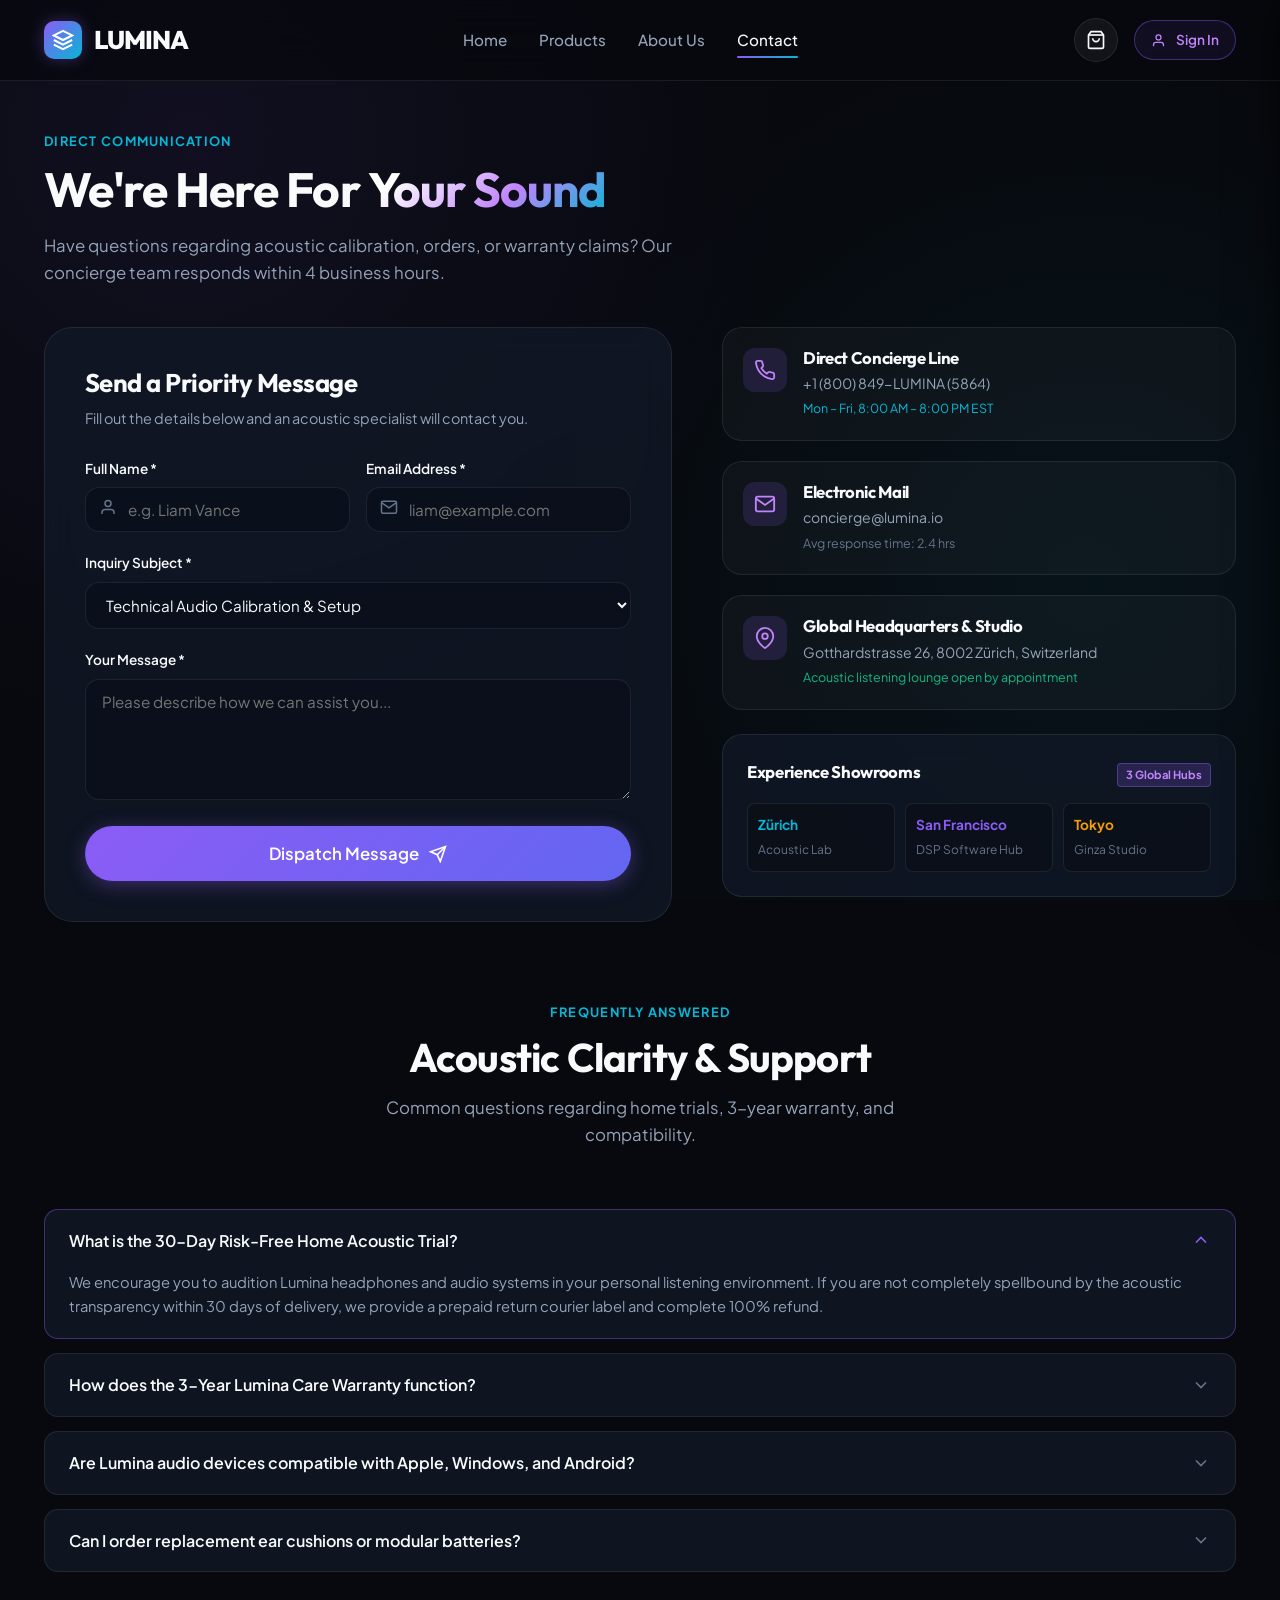
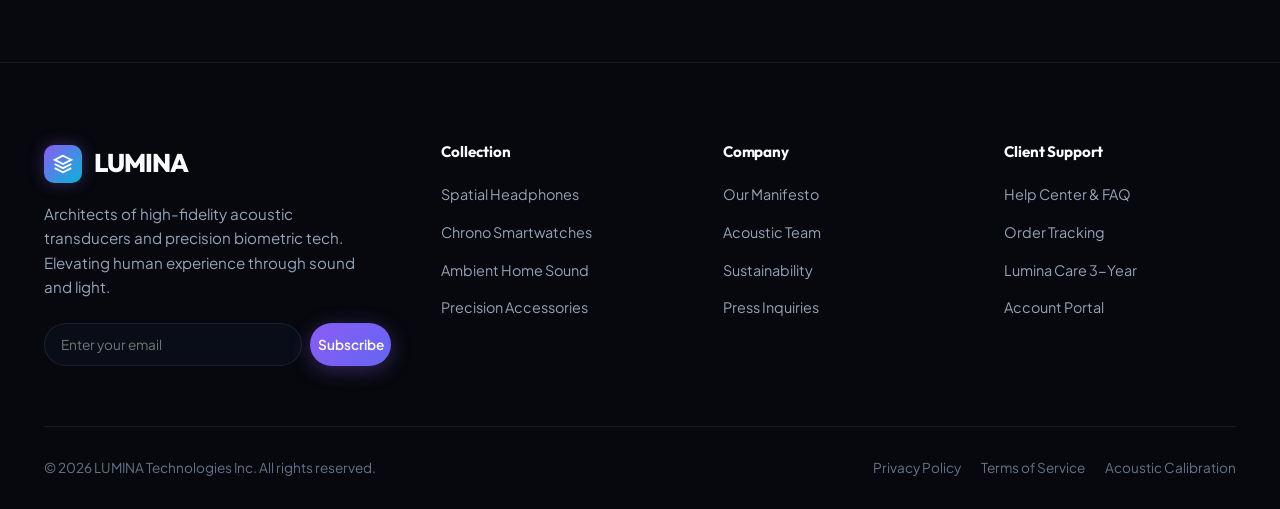
<file: contact.html>
<!DOCTYPE html>
<html lang="en">
<head>
  <meta charset="UTF-8" />
  <meta name="viewport" content="width=device-width, initial-scale=1.0" />
  <title>LUMINA — Contact Support & Global Acoustics Concierge</title>
  <meta name="description" content="Get in touch with the LUMINA acoustic team. Direct customer care, 3-year warranty assistance, audio calibration, and worldwide office locations." />
  <link rel="stylesheet" href="css/style.css" />
</head>
<body>

  <!-- Site Header -->
  <header class="site-header">
    <div class="container nav-bar">
      <a href="index.html" class="brand-logo">
        <div class="brand-icon-gem">
          <svg width="22" height="22" viewBox="0 0 24 24" fill="none" stroke="currentColor" stroke-width="2.2">
            <polygon points="12 2 2 7 12 12 22 7 12 2"></polygon>
            <polyline points="2 17 12 22 22 17"></polyline>
            <polyline points="2 12 12 17 22 12"></polyline>
          </svg>
        </div>
        <span>LUMINA</span>
      </a>

      <nav class="nav-links">
        <a href="index.html" class="nav-link">Home</a>
        <a href="products.html" class="nav-link">Products</a>
        <a href="about.html" class="nav-link">About Us</a>
        <a href="contact.html" class="nav-link">Contact</a>
      </nav>

      <div class="nav-actions">
        <button class="cart-toggle-btn" id="open-cart-btn" onclick="openCartDrawer()" aria-label="View Shopping Cart">
          <svg width="20" height="20" viewBox="0 0 24 24" fill="none" stroke="currentColor" stroke-width="2">
            <path d="M6 2L3 6v14a2 2 0 0 0 2 2h14a2 2 0 0 0 2-2V6l-3-4z"></path>
            <line x1="3" y1="6" x2="21" y2="6"></line>
            <path d="M16 10a4 4 0 0 1-8 0"></path>
          </svg>
          <span class="cart-count-badge">0</span>
        </button>

        <div class="nav-auth-slot">
          <!-- Populated by auth.js -->
        </div>

        <button class="mobile-toggle" id="mobile-menu-toggle" aria-label="Toggle navigation menu">
          <svg width="24" height="24" viewBox="0 0 24 24" fill="none" stroke="currentColor" stroke-width="2">
            <line x1="3" y1="12" x2="21" y2="12"></line>
            <line x1="3" y1="6" x2="21" y2="6"></line>
            <line x1="3" y1="18" x2="21" y2="18"></line>
          </svg>
        </button>
      </div>
    </div>
  </header>

  <!-- Mobile Drawer -->
  <div class="mobile-nav-backdrop" id="mobile-nav-backdrop"></div>
  <aside class="mobile-nav-drawer" id="mobile-nav-drawer">
    <div style="display: flex; justify-content: space-between; align-items: center; margin-bottom: 20px;">
      <span class="brand-logo" style="font-size: 1.3rem;">LUMINA</span>
      <button class="close-drawer-btn" onclick="document.getElementById('mobile-nav-drawer').classList.remove('open'); document.getElementById('mobile-nav-backdrop').classList.remove('open');">&times;</button>
    </div>
    <a href="index.html" class="nav-link">Home</a>
    <a href="products.html" class="nav-link">Products Catalog</a>
    <a href="about.html" class="nav-link">About Us</a>
    <a href="contact.html" class="nav-link">Contact Support</a>
    <div style="margin-top: auto; padding-top: 20px; border-top: 1px solid var(--border-subtle);">
      <a href="auth.html" class="btn btn-primary btn-block">Sign In / Account</a>
    </div>
  </aside>

  <!-- Main Content -->
  <main class="section" style="padding-top: 50px;">
    <div class="container">
      <div class="section-header" style="text-align: left; margin-bottom: 40px;">
        <span class="section-tag">Direct Communication</span>
        <h1 class="section-title" style="font-size: 3rem;">We're Here For <span class="gradient-text">Your Sound</span></h1>
        <p class="section-subtitle" style="margin: 0; max-width: 650px;">
          Have questions regarding acoustic calibration, orders, or warranty claims? Our concierge team responds within 4 business hours.
        </p>
      </div>

      <div class="contact-grid">
        <!-- Interactive Form Card -->
        <div class="contact-card-box">
          <h3 style="font-size: 1.6rem; margin-bottom: 8px;">Send a Priority Message</h3>
          <p style="font-size: 0.9rem; color: var(--text-secondary); margin-bottom: 28px;">
            Fill out the details below and an acoustic specialist will contact you.
          </p>

          <form id="contact-form">
            <div style="display: grid; grid-template-columns: 1fr 1fr; gap: 16px;">
              <div class="form-group">
                <label class="form-label" for="contact-name">Full Name *</label>
                <div class="input-with-icon">
                  <span class="input-icon-slot">
                    <svg width="18" height="18" viewBox="0 0 24 24" fill="none" stroke="currentColor" stroke-width="2"><path d="M20 21v-2a4 4 0 0 0-4-4H8a4 4 0 0 0-4 4v2"/><circle cx="12" cy="7" r="4"/></svg>
                  </span>
                  <input type="text" id="contact-name" class="form-input" placeholder="e.g. Liam Vance" required />
                </div>
              </div>

              <div class="form-group">
                <label class="form-label" for="contact-email">Email Address *</label>
                <div class="input-with-icon">
                  <span class="input-icon-slot">
                    <svg width="18" height="18" viewBox="0 0 24 24" fill="none" stroke="currentColor" stroke-width="2"><path d="M4 4h16c1.1 0 2 .9 2 2v12c0 1.1-.9 2-2 2H4c-1.1 0-2-.9-2-2V6c0-1.1.9-2 2-2z"/><polyline points="22,6 12,13 2,6"/></svg>
                  </span>
                  <input type="email" id="contact-email" class="form-input" placeholder="liam@example.com" required />
                </div>
              </div>
            </div>

            <div class="form-group">
              <label class="form-label" for="contact-subject">Inquiry Subject *</label>
              <select id="contact-subject" class="form-input" style="padding-left: 16px; cursor: pointer;">
                <option value="Audio Calibration & Setup">Technical Audio Calibration & Setup</option>
                <option value="Order Tracking & Shipping">Order Tracking & Shipping Inquiries</option>
                <option value="Lumina Care 3-Year Warranty">Lumina Care 3-Year Warranty Claim</option>
                <option value="Press & Creator Partnership">Press, Studio & Creator Partnership</option>
                <option value="Wholesale & Commercial Sound">Wholesale & Architectural Installations</option>
                <option value="General Inquiry">General Feedback or Inquiries</option>
              </select>
            </div>

            <div class="form-group">
              <label class="form-label" for="contact-message">Your Message *</label>
              <textarea id="contact-message" class="form-input" rows="5" placeholder="Please describe how we can assist you..." style="padding-left: 16px; resize: vertical;" required></textarea>
            </div>

            <button type="submit" class="btn btn-primary btn-lg btn-block" id="contact-submit-btn">
              <span>Dispatch Message</span>
              <svg width="18" height="18" viewBox="0 0 24 24" fill="none" stroke="currentColor" stroke-width="2.2">
                <line x1="22" y1="2" x2="11" y2="13"></line>
                <polygon points="22 2 15 22 11 13 2 9 22 2"></polygon>
              </svg>
            </button>
          </form>
        </div>

        <!-- Direct Contact Channels & Hubs -->
        <div style="display: flex; flex-direction: column; gap: 24px;">
          <div class="contact-info-list">
            <div class="contact-info-item">
              <div class="contact-icon-bubble">
                <svg width="22" height="22" viewBox="0 0 24 24" fill="none" stroke="currentColor" stroke-width="2">
                  <path d="M22 16.92v3a2 2 0 0 1-2.18 2 19.79 19.79 0 0 1-8.63-3.07 19.5 19.5 0 0 1-6-6 19.79 19.79 0 0 1-3.07-8.67A2 2 0 0 1 4.11 2h3a2 2 0 0 1 2 1.72 12.84 12.84 0 0 0 .7 2.81 2 2 0 0 1-.45 2.11L8.09 9.91a16 16 0 0 0 6 6l1.27-1.27a2 2 0 0 1 2.11-.45 12.84 12.84 0 0 0 2.81.7A2 2 0 0 1 22 16.92z"></path>
                </svg>
              </div>
              <div>
                <h4 style="font-size: 1.05rem; margin-bottom: 4px;">Direct Concierge Line</h4>
                <p style="font-size: 0.88rem; color: var(--text-secondary);">+1 (800) 849-LUMINA (5864)</p>
                <span style="font-size: 0.78rem; color: var(--cyan);">Mon – Fri, 8:00 AM – 8:00 PM EST</span>
              </div>
            </div>

            <div class="contact-info-item">
              <div class="contact-icon-bubble">
                <svg width="22" height="22" viewBox="0 0 24 24" fill="none" stroke="currentColor" stroke-width="2">
                  <path d="M4 4h16c1.1 0 2 .9 2 2v12c0 1.1-.9 2-2 2H4c-1.1 0-2-.9-2-2V6c0-1.1.9-2 2-2z"></path>
                  <polyline points="22,6 12,13 2,6"></polyline>
                </svg>
              </div>
              <div>
                <h4 style="font-size: 1.05rem; margin-bottom: 4px;">Electronic Mail</h4>
                <p style="font-size: 0.88rem; color: var(--text-secondary);">concierge@lumina.io</p>
                <span style="font-size: 0.78rem; color: var(--text-muted);">Avg response time: 2.4 hrs</span>
              </div>
            </div>

            <div class="contact-info-item">
              <div class="contact-icon-bubble">
                <svg width="22" height="22" viewBox="0 0 24 24" fill="none" stroke="currentColor" stroke-width="2">
                  <path d="M21 10c0 7-9 13-9 13s-9-6-9-13a9 9 0 0 1 18 0z"></path>
                  <circle cx="12" cy="10" r="3"></circle>
                </svg>
              </div>
              <div>
                <h4 style="font-size: 1.05rem; margin-bottom: 4px;">Global Headquarters & Studio</h4>
                <p style="font-size: 0.88rem; color: var(--text-secondary);">Gotthardstrasse 26, 8002 Zürich, Switzerland</p>
                <span style="font-size: 0.78rem; color: var(--emerald);">Acoustic listening lounge open by appointment</span>
              </div>
            </div>
          </div>

          <!-- Quick interactive City Hubs -->
          <div class="feature-box" style="text-align: left; padding: 24px;">
            <div style="display: flex; justify-content: space-between; align-items: center; margin-bottom: 16px;">
              <h4 style="margin: 0; font-size: 1.05rem;">Experience Showrooms</h4>
              <span class="badge-tier">3 Global Hubs</span>
            </div>
            <div style="display: grid; grid-template-columns: repeat(3, 1fr); gap: 10px;">
              <div style="background: rgba(0,0,0,0.25); padding: 10px; border-radius: 8px; border: 1px solid var(--border-subtle);">
                <strong style="font-size: 0.85rem; display: block; color: var(--cyan);">Zürich</strong>
                <span style="font-size: 0.75rem; color: var(--text-muted);">Acoustic Lab</span>
              </div>
              <div style="background: rgba(0,0,0,0.25); padding: 10px; border-radius: 8px; border: 1px solid var(--border-subtle);">
                <strong style="font-size: 0.85rem; display: block; color: var(--primary);">San Francisco</strong>
                <span style="font-size: 0.75rem; color: var(--text-muted);">DSP Software Hub</span>
              </div>
              <div style="background: rgba(0,0,0,0.25); padding: 10px; border-radius: 8px; border: 1px solid var(--border-subtle);">
                <strong style="font-size: 0.85rem; display: block; color: var(--amber);">Tokyo</strong>
                <span style="font-size: 0.75rem; color: var(--text-muted);">Ginza Studio</span>
              </div>
            </div>
          </div>
        </div>
      </div>

      <!-- FAQ Accordion Section -->
      <div style="margin-top: 80px;">
        <div class="section-header">
          <span class="section-tag">Frequently Answered</span>
          <h2 class="section-title">Acoustic Clarity & Support</h2>
          <p class="section-subtitle">Common questions regarding home trials, 3-year warranty, and compatibility.</p>
        </div>

        <div class="faq-list">
          <div class="faq-item active">
            <div class="faq-item-header">
              <span>What is the 30-Day Risk-Free Home Acoustic Trial?</span>
              <svg class="faq-chevron" width="20" height="20" viewBox="0 0 24 24" fill="none" stroke="currentColor" stroke-width="2"><polyline points="6 9 12 15 18 9"/></svg>
            </div>
            <div class="faq-item-body">
              We encourage you to audition Lumina headphones and audio systems in your personal listening environment. If you are not completely spellbound by the acoustic transparency within 30 days of delivery, we provide a prepaid return courier label and complete 100% refund.
            </div>
          </div>

          <div class="faq-item">
            <div class="faq-item-header">
              <span>How does the 3-Year Lumina Care Warranty function?</span>
              <svg class="faq-chevron" width="20" height="20" viewBox="0 0 24 24" fill="none" stroke="currentColor" stroke-width="2"><polyline points="6 9 12 15 18 9"/></svg>
            </div>
            <div class="faq-item-body">
              Every authentic Lumina product comes standard with a 3-year international warranty covering all mechanical tolerances, drivers, wireless DSP chips, and battery degradation below 80%. In the unlikely event of a defect, we replace your unit with overnight express courier dispatch.
            </div>
          </div>

          <div class="faq-item">
            <div class="faq-item-header">
              <span>Are Lumina audio devices compatible with Apple, Windows, and Android?</span>
              <svg class="faq-chevron" width="20" height="20" viewBox="0 0 24 24" fill="none" stroke="currentColor" stroke-width="2"><polyline points="6 9 12 15 18 9"/></svg>
            </div>
            <div class="faq-item-body">
              Yes. All Lumina transducers support universal Bluetooth 5.4 with backward compatibility, LDAC, aptX Lossless, and AAC codecs. The Lumina Companion App is available on iOS, Android, macOS, and Windows for multi-band parametric EQ tuning and firmware updates.
            </div>
          </div>

          <div class="faq-item">
            <div class="faq-item-header">
              <span>Can I order replacement ear cushions or modular batteries?</span>
              <svg class="faq-chevron" width="20" height="20" viewBox="0 0 24 24" fill="none" stroke="currentColor" stroke-width="2"><polyline points="6 9 12 15 18 9"/></svg>
            </div>
            <div class="faq-item-body">
              Absolutely. Our circular design guarantee means ear cushions, audio cables, and battery packs are modular. You can purchase official replacement parts anytime from our Accessories catalog or request them through your Account Dashboard.
            </div>
          </div>
        </div>
      </div>
    </div>
  </main>

  <!-- Slide-Over Cart Drawer -->
  <div class="cart-backdrop" id="cart-backdrop"></div>
  <aside class="cart-drawer" id="cart-drawer">
    <div class="cart-header">
      <h3>
        <svg width="22" height="22" viewBox="0 0 24 24" fill="none" stroke="currentColor" stroke-width="2">
          <path d="M6 2L3 6v14a2 2 0 0 0 2 2h14a2 2 0 0 0 2-2V6l-3-4z"></path>
          <line x1="3" y1="6" x2="21" y2="6"></line>
          <path d="M16 10a4 4 0 0 1-8 0"></path>
        </svg>
        Shopping Bag
      </h3>
      <button class="close-drawer-btn" id="close-cart-btn" aria-label="Close cart">&times;</button>
    </div>
    <div class="cart-items-container" id="cart-items-container"></div>
    <div class="cart-footer">
      <div class="cart-subtotal-row">
        <span>Subtotal</span>
        <span class="cart-subtotal-price" id="cart-subtotal-price">$0.00</span>
      </div>
      <p style="font-size: 0.8rem; color: var(--text-muted); margin-bottom: 16px;">Taxes and insured shipping calculated at checkout.</p>
      <button class="btn btn-primary btn-block btn-lg" id="cart-checkout-btn">
        Proceed to Checkout
      </button>
    </div>
  </aside>

  <!-- Site Footer -->
  <footer class="site-footer">
    <div class="container">
      <div class="footer-grid">
        <div class="footer-brand">
          <a href="index.html" class="brand-logo">
            <div class="brand-icon-gem">
              <svg width="20" height="20" viewBox="0 0 24 24" fill="none" stroke="currentColor" stroke-width="2.2">
                <polygon points="12 2 2 7 12 12 22 7 12 2"></polygon>
                <polyline points="2 17 12 22 22 17"></polyline>
                <polyline points="2 12 12 17 22 12"></polyline>
              </svg>
            </div>
            <span>LUMINA</span>
          </a>
          <p>Architects of high-fidelity acoustic transducers and precision biometric tech. Elevating human experience through sound and light.</p>
          <form class="newsletter-form" style="display: flex; gap: 8px;">
            <input type="email" placeholder="Enter your email" required class="catalog-search-input" style="padding-left: 16px; font-size: 0.85rem;" />
            <button type="submit" class="btn btn-primary btn-sm">Subscribe</button>
          </form>
        </div>

        <div class="footer-col">
          <h5>Collection</h5>
          <ul>
            <li><a href="products.html?category=audio">Spatial Headphones</a></li>
            <li><a href="products.html?category=wearables">Chrono Smartwatches</a></li>
            <li><a href="products.html?category=living">Ambient Home Sound</a></li>
            <li><a href="products.html?category=accessories">Precision Accessories</a></li>
          </ul>
        </div>

        <div class="footer-col">
          <h5>Company</h5>
          <ul>
            <li><a href="about.html">Our Manifesto</a></li>
            <li><a href="about.html#team">Acoustic Team</a></li>
            <li><a href="about.html#sustainability">Sustainability</a></li>
            <li><a href="contact.html">Press Inquiries</a></li>
          </ul>
        </div>

        <div class="footer-col">
          <h5>Client Support</h5>
          <ul>
            <li><a href="contact.html">Help Center & FAQ</a></li>
            <li><a href="auth.html#orders">Order Tracking</a></li>
            <li><a href="contact.html#warranty">Lumina Care 3-Year</a></li>
            <li><a href="auth.html">Account Portal</a></li>
          </ul>
        </div>
      </div>

      <div class="footer-bottom">
        <p>&copy; 2026 LUMINA Technologies Inc. All rights reserved.</p>
        <div style="display: flex; gap: 20px;">
          <a href="#">Privacy Policy</a>
          <a href="#">Terms of Service</a>
          <a href="#">Acoustic Calibration</a>
        </div>
      </div>
    </div>
  </footer>

  <!-- Scripts -->
  <script src="js/products-data.js"></script>
  <script src="js/auth.js"></script>
  <script src="js/cart.js"></script>
  <script src="js/main.js"></script>
  <script>
    // Handle contact form submission
    document.addEventListener("DOMContentLoaded", () => {
      const contactForm = document.getElementById("contact-form");
      if (contactForm) {
        contactForm.addEventListener("submit", (e) => {
          e.preventDefault();
          const name = document.getElementById("contact-name").value.trim();
          const email = document.getElementById("contact-email").value.trim();
          const subject = document.getElementById("contact-subject").value;
          const msg = document.getElementById("contact-message").value.trim();

          if (!name || !email || !msg) {
            showToast("Please fill in all required fields.", "warning");
            return;
          }

          const ticketId = "TKT-" + Math.floor(1000 + Math.random() * 9000);
          showToast(`Inquiry dispatched! Ticket #${ticketId} created. We'll reply to ${email} shortly.`, "success");
          contactForm.reset();
        });
      }
    });
  </script>
</body>
</html>
</file>
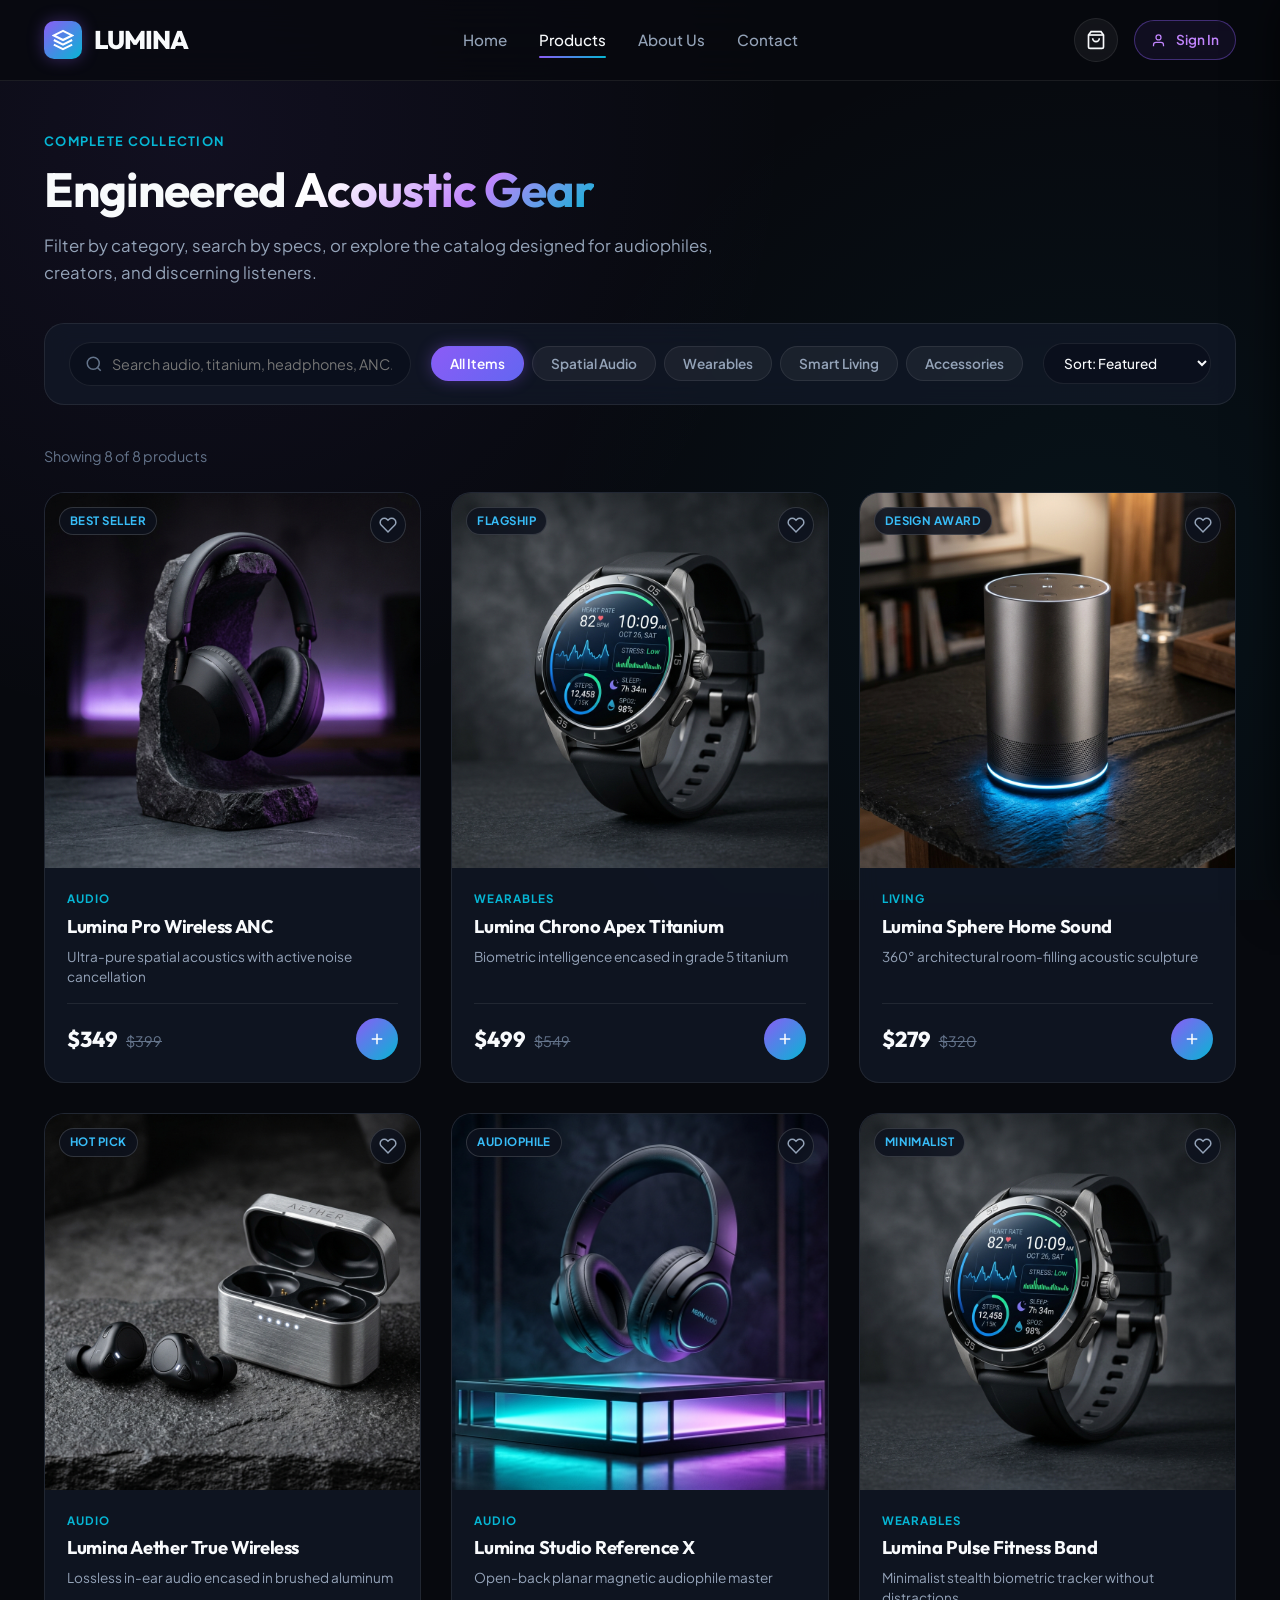
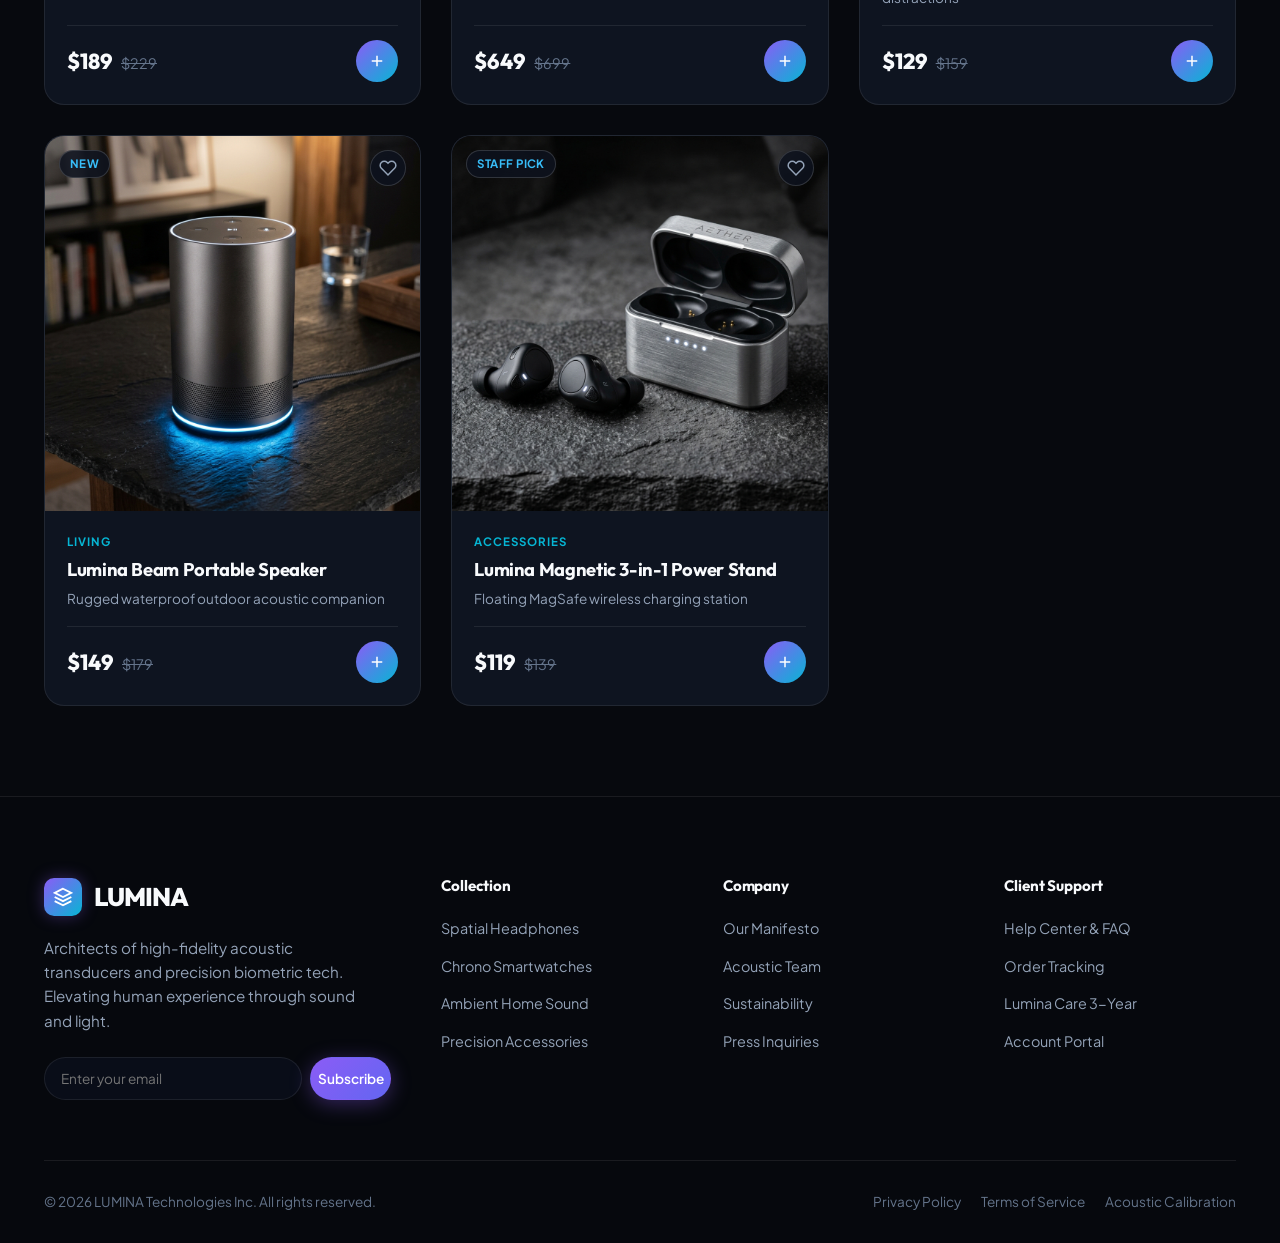
<file: products.html>
<!DOCTYPE html>
<html lang="en">
<head>
  <meta charset="UTF-8" />
  <meta name="viewport" content="width=device-width, initial-scale=1.0" />
  <title>LUMINA — Products & Acoustic Hardware Catalog</title>
  <meta name="description" content="Explore the complete LUMINA hardware line: planar magnetic headphones, titanium smartwatches, and architectural home speakers." />
  <link rel="stylesheet" href="css/style.css" />
</head>
<body>

  <!-- Site Header -->
  <header class="site-header">
    <div class="container nav-bar">
      <a href="index.html" class="brand-logo">
        <div class="brand-icon-gem">
          <svg width="22" height="22" viewBox="0 0 24 24" fill="none" stroke="currentColor" stroke-width="2.2">
            <polygon points="12 2 2 7 12 12 22 7 12 2"></polygon>
            <polyline points="2 17 12 22 22 17"></polyline>
            <polyline points="2 12 12 17 22 12"></polyline>
          </svg>
        </div>
        <span>LUMINA</span>
      </a>

      <nav class="nav-links">
        <a href="index.html" class="nav-link">Home</a>
        <a href="products.html" class="nav-link">Products</a>
        <a href="about.html" class="nav-link">About Us</a>
        <a href="contact.html" class="nav-link">Contact</a>
      </nav>

      <div class="nav-actions">
        <button class="cart-toggle-btn" id="open-cart-btn" onclick="openCartDrawer()" aria-label="View Shopping Cart">
          <svg width="20" height="20" viewBox="0 0 24 24" fill="none" stroke="currentColor" stroke-width="2">
            <path d="M6 2L3 6v14a2 2 0 0 0 2 2h14a2 2 0 0 0 2-2V6l-3-4z"></path>
            <line x1="3" y1="6" x2="21" y2="6"></line>
            <path d="M16 10a4 4 0 0 1-8 0"></path>
          </svg>
          <span class="cart-count-badge">0</span>
        </button>

        <div class="nav-auth-slot">
          <!-- Populated by auth.js -->
        </div>

        <button class="mobile-toggle" id="mobile-menu-toggle" aria-label="Toggle navigation menu">
          <svg width="24" height="24" viewBox="0 0 24 24" fill="none" stroke="currentColor" stroke-width="2">
            <line x1="3" y1="12" x2="21" y2="12"></line>
            <line x1="3" y1="6" x2="21" y2="6"></line>
            <line x1="3" y1="18" x2="21" y2="18"></line>
          </svg>
        </button>
      </div>
    </div>
  </header>

  <!-- Mobile Drawer -->
  <div class="mobile-nav-backdrop" id="mobile-nav-backdrop"></div>
  <aside class="mobile-nav-drawer" id="mobile-nav-drawer">
    <div style="display: flex; justify-content: space-between; align-items: center; margin-bottom: 20px;">
      <span class="brand-logo" style="font-size: 1.3rem;">LUMINA</span>
      <button class="close-drawer-btn" onclick="document.getElementById('mobile-nav-drawer').classList.remove('open'); document.getElementById('mobile-nav-backdrop').classList.remove('open');">&times;</button>
    </div>
    <a href="index.html" class="nav-link">Home</a>
    <a href="products.html" class="nav-link">Products Catalog</a>
    <a href="about.html" class="nav-link">About Us</a>
    <a href="contact.html" class="nav-link">Contact Support</a>
    <div style="margin-top: auto; padding-top: 20px; border-top: 1px solid var(--border-subtle);">
      <a href="auth.html" class="btn btn-primary btn-block">Sign In / Account</a>
    </div>
  </aside>

  <!-- Catalog Main Page Content -->
  <main class="section" style="padding-top: 50px;">
    <div class="container">
      <div class="section-header" style="text-align: left; margin-bottom: 36px;">
        <span class="section-tag">Complete Collection</span>
        <h1 class="section-title" style="font-size: 3rem;">Engineered <span class="gradient-text">Acoustic Gear</span></h1>
        <p class="section-subtitle" style="margin: 0; max-width: 680px;">
          Filter by category, search by specs, or explore the catalog designed for audiophiles, creators, and discerning listeners.
        </p>
      </div>

      <!-- Catalog Toolbar -->
      <div class="catalog-toolbar">
        <div class="catalog-search-wrapper">
          <svg class="search-icon-fixed" width="18" height="18" viewBox="0 0 24 24" fill="none" stroke="currentColor" stroke-width="2">
            <circle cx="11" cy="11" r="8"></circle>
            <line x1="21" y1="21" x2="16.65" y2="16.65"></line>
          </svg>
          <input 
            type="text" 
            id="catalog-search" 
            class="catalog-search-input" 
            placeholder="Search audio, titanium, headphones, ANC..." 
          />
        </div>

        <div class="category-filter-tabs" id="category-tabs">
          <button class="filter-tab-btn active" data-category="all">All Items</button>
          <button class="filter-tab-btn" data-category="audio">Spatial Audio</button>
          <button class="filter-tab-btn" data-category="wearables">Wearables</button>
          <button class="filter-tab-btn" data-category="living">Smart Living</button>
          <button class="filter-tab-btn" data-category="accessories">Accessories</button>
        </div>

        <select id="catalog-sort" class="catalog-sort-select" aria-label="Sort products">
          <option value="featured">Sort: Featured</option>
          <option value="price-low">Price: Low to High</option>
          <option value="price-high">Price: High to Low</option>
          <option value="rating">Highest Rated</option>
        </select>
      </div>

      <!-- Result Counter -->
      <div style="display: flex; justify-content: space-between; align-items: center; margin-bottom: 24px; font-size: 0.9rem; color: var(--text-muted);">
        <span id="product-count-label">Showing all products</span>
      </div>

      <!-- Products Grid -->
      <div class="product-grid" id="catalog-product-grid">
        <!-- Rendered dynamically by script below -->
      </div>

      <!-- No items found state -->
      <div id="no-products-state" style="display: none; text-align: center; padding: 70px 20px;">
        <div class="empty-icon-circle" style="margin: 0 auto 16px;">
          <svg width="36" height="36" viewBox="0 0 24 24" fill="none" stroke="currentColor" stroke-width="2">
            <circle cx="11" cy="11" r="8"></circle>
            <line x1="21" y1="21" x2="16.65" y2="16.65"></line>
          </svg>
        </div>
        <h3 style="margin-bottom: 8px;">No products match your search</h3>
        <p style="color: var(--text-secondary); margin-bottom: 20px;">Try adjusting your keywords or category filters.</p>
        <button class="btn btn-secondary" onclick="resetFilters()">Reset All Filters</button>
      </div>
    </div>
  </main>

  <!-- Slide-Over Cart Drawer -->
  <div class="cart-backdrop" id="cart-backdrop"></div>
  <aside class="cart-drawer" id="cart-drawer">
    <div class="cart-header">
      <h3>
        <svg width="22" height="22" viewBox="0 0 24 24" fill="none" stroke="currentColor" stroke-width="2">
          <path d="M6 2L3 6v14a2 2 0 0 0 2 2h14a2 2 0 0 0 2-2V6l-3-4z"></path>
          <line x1="3" y1="6" x2="21" y2="6"></line>
          <path d="M16 10a4 4 0 0 1-8 0"></path>
        </svg>
        Shopping Bag
      </h3>
      <button class="close-drawer-btn" id="close-cart-btn" aria-label="Close cart">&times;</button>
    </div>
    <div class="cart-items-container" id="cart-items-container">
      <!-- Items dynamically populated by cart.js -->
    </div>
    <div class="cart-footer">
      <div class="cart-subtotal-row">
        <span>Subtotal</span>
        <span class="cart-subtotal-price" id="cart-subtotal-price">$0.00</span>
      </div>
      <p style="font-size: 0.8rem; color: var(--text-muted); margin-bottom: 16px;">Taxes and insured shipping calculated at checkout.</p>
      <button class="btn btn-primary btn-block btn-lg" id="cart-checkout-btn">
        Proceed to Checkout
      </button>
    </div>
  </aside>

  <!-- Quick View Modal Markup -->
  <div class="modal-overlay" id="quickview-modal">
    <div class="modal-container">
      <button class="modal-close-btn" onclick="closeQuickView()" aria-label="Close quick view">&times;</button>
      <div id="quickview-body">
        <!-- Injected dynamically by main.js openQuickView() -->
      </div>
    </div>
  </div>

  <!-- Site Footer -->
  <footer class="site-footer">
    <div class="container">
      <div class="footer-grid">
        <div class="footer-brand">
          <a href="index.html" class="brand-logo">
            <div class="brand-icon-gem">
              <svg width="20" height="20" viewBox="0 0 24 24" fill="none" stroke="currentColor" stroke-width="2.2">
                <polygon points="12 2 2 7 12 12 22 7 12 2"></polygon>
                <polyline points="2 17 12 22 22 17"></polyline>
                <polyline points="2 12 12 17 22 12"></polyline>
              </svg>
            </div>
            <span>LUMINA</span>
          </a>
          <p>Architects of high-fidelity acoustic transducers and precision biometric tech. Elevating human experience through sound and light.</p>
          <form class="newsletter-form" style="display: flex; gap: 8px;">
            <input type="email" placeholder="Enter your email" required class="catalog-search-input" style="padding-left: 16px; font-size: 0.85rem;" />
            <button type="submit" class="btn btn-primary btn-sm">Subscribe</button>
          </form>
        </div>

        <div class="footer-col">
          <h5>Collection</h5>
          <ul>
            <li><a href="products.html?category=audio">Spatial Headphones</a></li>
            <li><a href="products.html?category=wearables">Chrono Smartwatches</a></li>
            <li><a href="products.html?category=living">Ambient Home Sound</a></li>
            <li><a href="products.html?category=accessories">Precision Accessories</a></li>
          </ul>
        </div>

        <div class="footer-col">
          <h5>Company</h5>
          <ul>
            <li><a href="about.html">Our Manifesto</a></li>
            <li><a href="about.html#team">Acoustic Team</a></li>
            <li><a href="about.html#sustainability">Sustainability</a></li>
            <li><a href="contact.html">Press Inquiries</a></li>
          </ul>
        </div>

        <div class="footer-col">
          <h5>Client Support</h5>
          <ul>
            <li><a href="contact.html">Help Center & FAQ</a></li>
            <li><a href="auth.html#orders">Order Tracking</a></li>
            <li><a href="contact.html#warranty">Lumina Care 3-Year</a></li>
            <li><a href="auth.html">Account Portal</a></li>
          </ul>
        </div>
      </div>

      <div class="footer-bottom">
        <p>&copy; 2026 LUMINA Technologies Inc. All rights reserved.</p>
        <div style="display: flex; gap: 20px;">
          <a href="#">Privacy Policy</a>
          <a href="#">Terms of Service</a>
          <a href="#">Acoustic Calibration</a>
        </div>
      </div>
    </div>
  </footer>

  <!-- Scripts -->
  <script src="js/products-data.js"></script>
  <script src="js/auth.js"></script>
  <script src="js/cart.js"></script>
  <script src="js/main.js"></script>
  <script>
    let activeCategory = "all";
    let searchQuery = "";
    let sortMode = "featured";

    function renderCatalog() {
      const grid = document.getElementById("catalog-product-grid");
      const noResults = document.getElementById("no-products-state");
      const countLabel = document.getElementById("product-count-label");
      if (!grid || typeof PRODUCTS_DATA === "undefined") return;

      let filtered = PRODUCTS_DATA.filter(product => {
        const matchesCategory = activeCategory === "all" || product.category === activeCategory;
        const q = searchQuery.toLowerCase().trim();
        const matchesSearch = !q || 
          product.name.toLowerCase().includes(q) ||
          product.tagline.toLowerCase().includes(q) ||
          product.description.toLowerCase().includes(q) ||
          product.category.toLowerCase().includes(q) ||
          (product.features && product.features.some(f => f.toLowerCase().includes(q)));

        return matchesCategory && matchesSearch;
      });

      // Sorting
      if (sortMode === "price-low") {
        filtered.sort((a, b) => a.price - b.price);
      } else if (sortMode === "price-high") {
        filtered.sort((a, b) => b.price - a.price);
      } else if (sortMode === "rating") {
        filtered.sort((a, b) => b.rating - a.rating);
      }

      if (filtered.length === 0) {
        grid.innerHTML = "";
        noResults.style.display = "block";
        countLabel.textContent = "0 products found";
        return;
      }

      noResults.style.display = "none";
      countLabel.textContent = `Showing ${filtered.length} of ${PRODUCTS_DATA.length} products`;

      grid.innerHTML = filtered.map(p => `
        <div class="product-card">
          <div class="product-media">
            <span class="product-badge-pill">${p.badge}</span>
            <button class="wishlist-btn" onclick="toggleWishlist(this, '${p.id}')" title="Save to Wishlist">
              <svg width="18" height="18" viewBox="0 0 24 24" fill="none" stroke="currentColor" stroke-width="2">
                <path d="M20.84 4.61a5.5 5.5 0 0 0-7.78 0L12 5.67l-1.06-1.06a5.5 5.5 0 0 0-7.78 7.78l1.06 1.06L12 21.23l7.78-7.78 1.06-1.06a5.5 5.5 0 0 0 0-7.78z"></path>
              </svg>
            </button>
            <img src="${p.image}" alt="${p.name}" class="product-img" />
            <button class="quick-view-btn-overlay" onclick="openQuickView('${p.id}')">Quick View</button>
          </div>
          <div class="product-body">
            <span class="product-category-sub">${p.category.toUpperCase()}</span>
            <h3 class="product-title">${p.name}</h3>
            <p class="product-tagline">${p.tagline}</p>
            <div class="product-footer-row">
              <div class="price-box">
                <span class="price-current">$${p.price}</span>
                ${p.originalPrice ? `<span class="price-original">$${p.originalPrice}</span>` : ""}
              </div>
              <button class="btn-add-cart" onclick="addToCart('${p.id}')" title="Add to Bag">
                <svg width="18" height="18" viewBox="0 0 24 24" fill="none" stroke="currentColor" stroke-width="2">
                  <line x1="12" y1="5" x2="12" y2="19"></line>
                  <line x1="5" y1="12" x2="19" y2="12"></line>
                </svg>
              </button>
            </div>
          </div>
        </div>
      `).join("");
    }

    function resetFilters() {
      activeCategory = "all";
      searchQuery = "";
      document.getElementById("catalog-search").value = "";
      document.querySelectorAll(".filter-tab-btn").forEach(btn => {
        btn.classList.toggle("active", btn.dataset.category === "all");
      });
      renderCatalog();
    }

    document.addEventListener("DOMContentLoaded", () => {
      // Check url param for category
      const params = new URLSearchParams(window.location.search);
      const catParam = params.get("category");
      if (catParam) {
        activeCategory = catParam;
        document.querySelectorAll(".filter-tab-btn").forEach(b => {
          b.classList.toggle("active", b.dataset.category === catParam);
        });
      }

      // Filter tabs event
      document.querySelectorAll(".filter-tab-btn").forEach(btn => {
        btn.addEventListener("click", () => {
          document.querySelectorAll(".filter-tab-btn").forEach(b => b.classList.remove("active"));
          btn.classList.add("active");
          activeCategory = btn.dataset.category;
          renderCatalog();
        });
      });

      // Search event
      const searchInput = document.getElementById("catalog-search");
      if (searchInput) {
        searchInput.addEventListener("input", (e) => {
          searchQuery = e.target.value;
          renderCatalog();
        });
      }

      // Sort event
      const sortSelect = document.getElementById("catalog-sort");
      if (sortSelect) {
        sortSelect.addEventListener("change", (e) => {
          sortMode = e.target.value;
          renderCatalog();
        });
      }

      renderCatalog();
    });
  </script>
</body>
</html>
</file>
<file: css/style.css>
/* ==========================================================================
   LUMINA Premium Design System
   Modern dark-mode aesthetic with glassmorphism, glowing accents & micro-interactions
   ========================================================================== */

@import url('https://fonts.googleapis.com/css2?family=Outfit:wght@300;400;500;600;700;800&family=Plus+Jakarta+Sans:wght@300;400;500;600;700&display=swap');

:root {
  /* Color Palette */
  --bg-dark: #07090e;
  --bg-surface: #0e131f;
  --bg-card: rgba(18, 25, 41, 0.72);
  --bg-card-hover: rgba(26, 35, 58, 0.85);
  --bg-glass: rgba(15, 22, 36, 0.65);
  --bg-input: rgba(11, 16, 28, 0.8);
  
  /* Accents */
  --primary: #8b5cf6;
  --primary-glow: rgba(139, 92, 246, 0.35);
  --primary-hover: #7c3aed;
  --cyan: #06b6d4;
  --cyan-glow: rgba(6, 182, 212, 0.35);
  --emerald: #10b981;
  --amber: #f59e0b;
  --rose: #f43f5e;
  
  /* Text */
  --text-primary: #f8fafc;
  --text-secondary: #94a3b8;
  --text-muted: #64748b;
  --border-subtle: rgba(255, 255, 255, 0.08);
  --border-glow: rgba(139, 92, 246, 0.3);
  
  /* Typography */
  --font-heading: 'Outfit', -apple-system, BlinkMacSystemFont, sans-serif;
  --font-body: 'Plus Jakarta Sans', -apple-system, BlinkMacSystemFont, sans-serif;
  
  /* Shadows & Glass */
  --shadow-sm: 0 4px 12px rgba(0, 0, 0, 0.25);
  --shadow-md: 0 10px 30px -10px rgba(0, 0, 0, 0.5);
  --shadow-lg: 0 20px 50px -15px rgba(0, 0, 0, 0.7);
  --shadow-glow: 0 0 35px rgba(139, 92, 246, 0.25);
  --shadow-cyan-glow: 0 0 30px rgba(6, 182, 212, 0.2);
  --blur-glass: blur(20px);
  
  /* Transitions */
  --transition-fast: 0.18s cubic-bezier(0.4, 0, 0.2, 1);
  --transition-normal: 0.3s cubic-bezier(0.4, 0, 0.2, 1);
  --transition-slow: 0.5s cubic-bezier(0.16, 1, 0.3, 1);
  
  --radius-sm: 8px;
  --radius-md: 14px;
  --radius-lg: 20px;
  --radius-xl: 28px;
  --radius-full: 9999px;
}

/* ==========================================================================
   CSS Reset & Base
   ========================================================================== */
*, *::before, *::after {
  box-sizing: border-box;
  margin: 0;
  padding: 0;
}

html {
  scroll-behavior: smooth;
  color-scheme: dark;
}

body {
  font-family: var(--font-body);
  background-color: var(--bg-dark);
  color: var(--text-primary);
  line-height: 1.6;
  min-height: 100vh;
  display: flex;
  flex-direction: column;
  overflow-x: hidden;
  position: relative;
  background-image: 
    radial-gradient(circle at 15% 15%, rgba(139, 92, 246, 0.08) 0%, transparent 45%),
    radial-gradient(circle at 85% 65%, rgba(6, 182, 212, 0.06) 0%, transparent 45%);
  background-attachment: fixed;
}

body.body-locked {
  overflow: hidden;
}

img {
  max-width: 100%;
  height: auto;
  display: block;
}

a {
  color: inherit;
  text-decoration: none;
  transition: color var(--transition-fast);
}

button, input, select, textarea {
  font-family: inherit;
  color: inherit;
}

ul {
  list-style: none;
}

/* Typography */
h1, h2, h3, h4, h5, h6 {
  font-family: var(--font-heading);
  font-weight: 700;
  line-height: 1.2;
  color: var(--text-primary);
  letter-spacing: -0.02em;
}

.gradient-text {
  background: linear-gradient(135deg, #ffffff 15%, #c084fc 60%, #06b6d4 100%);
  -webkit-background-clip: text;
  -webkit-text-fill-color: transparent;
  display: inline-block;
}

.gradient-text-cyan {
  background: linear-gradient(135deg, #38bdf8 0%, #06b6d4 50%, #2dd4bf 100%);
  -webkit-background-clip: text;
  -webkit-text-fill-color: transparent;
  display: inline-block;
}

/* Container */
.container {
  width: 100%;
  max-width: 1240px;
  margin: 0 auto;
  padding: 0 24px;
}

.container-narrow {
  max-width: 880px;
  margin: 0 auto;
  padding: 0 24px;
}

/* ==========================================================================
   Buttons & Interactive Elements
   ========================================================================== */
.btn {
  display: inline-flex;
  align-items: center;
  justify-content: center;
  gap: 10px;
  padding: 12px 24px;
  font-size: 0.95rem;
  font-weight: 600;
  border-radius: var(--radius-full);
  border: 1px solid transparent;
  cursor: pointer;
  transition: all var(--transition-normal);
  text-align: center;
  position: relative;
  overflow: hidden;
  user-select: none;
}

.btn::after {
  content: '';
  position: absolute;
  top: 0;
  left: -100%;
  width: 100%;
  height: 100%;
  background: linear-gradient(90deg, transparent, rgba(255, 255, 255, 0.15), transparent);
  transition: var(--transition-slow);
}

.btn:hover::after {
  left: 100%;
}

.btn-primary {
  background: linear-gradient(135deg, #8b5cf6 0%, #6366f1 100%);
  color: #ffffff;
  box-shadow: 0 4px 20px var(--primary-glow);
}

.btn-primary:hover {
  transform: translateY(-2px);
  box-shadow: 0 8px 25px rgba(139, 92, 246, 0.5);
  background: linear-gradient(135deg, #9333ea 0%, #4f46e5 100%);
}

.btn-secondary {
  background: rgba(255, 255, 255, 0.06);
  border-color: var(--border-subtle);
  color: var(--text-primary);
  backdrop-filter: blur(10px);
}

.btn-secondary:hover {
  background: rgba(255, 255, 255, 0.12);
  border-color: rgba(255, 255, 255, 0.2);
  transform: translateY(-2px);
}

.btn-outline-glow {
  background: rgba(139, 92, 246, 0.08);
  border: 1px solid rgba(139, 92, 246, 0.4);
  color: #c084fc;
}

.btn-outline-glow:hover {
  background: rgba(139, 92, 246, 0.2);
  border-color: #c084fc;
  color: #ffffff;
  box-shadow: 0 0 20px var(--primary-glow);
  transform: translateY(-2px);
}

.btn-sm {
  padding: 8px 16px;
  font-size: 0.85rem;
}

.btn-lg {
  padding: 16px 36px;
  font-size: 1.05rem;
}

.btn-block {
  width: 100%;
}

/* ==========================================================================
   Header & Navigation
   ========================================================================== */
.site-header {
  position: sticky;
  top: 0;
  z-index: 99;
  background: rgba(7, 9, 14, 0.75);
  backdrop-filter: var(--blur-glass);
  -webkit-backdrop-filter: var(--blur-glass);
  border-bottom: 1px solid var(--border-subtle);
  transition: background var(--transition-normal);
}

.nav-bar {
  display: flex;
  align-items: center;
  justify-content: space-between;
  height: 80px;
}

.brand-logo {
  display: flex;
  align-items: center;
  gap: 12px;
  font-family: var(--font-heading);
  font-weight: 800;
  font-size: 1.6rem;
  letter-spacing: -0.04em;
}

.brand-icon-gem {
  width: 38px;
  height: 38px;
  border-radius: 10px;
  background: linear-gradient(135deg, #8b5cf6, #06b6d4);
  display: flex;
  align-items: center;
  justify-content: center;
  box-shadow: 0 0 16px var(--primary-glow);
  color: white;
}

.nav-links {
  display: flex;
  align-items: center;
  gap: 32px;
}

.nav-link {
  font-weight: 500;
  font-size: 0.95rem;
  color: var(--text-secondary);
  position: relative;
  padding: 6px 0;
}

.nav-link:hover, .nav-link.active {
  color: var(--text-primary);
}

.nav-link::after {
  content: '';
  position: absolute;
  bottom: 0;
  left: 0;
  width: 0%;
  height: 2px;
  background: linear-gradient(90deg, var(--primary), var(--cyan));
  border-radius: 2px;
  transition: width var(--transition-normal);
}

.nav-link:hover::after, .nav-link.active::after {
  width: 100%;
}

.nav-actions {
  display: flex;
  align-items: center;
  gap: 16px;
}

.cart-toggle-btn {
  position: relative;
  background: rgba(255, 255, 255, 0.05);
  border: 1px solid var(--border-subtle);
  width: 44px;
  height: 44px;
  border-radius: 50%;
  display: flex;
  align-items: center;
  justify-content: center;
  color: var(--text-primary);
  cursor: pointer;
  transition: all var(--transition-fast);
}

.cart-toggle-btn:hover {
  background: rgba(255, 255, 255, 0.12);
  border-color: rgba(255, 255, 255, 0.2);
  transform: scale(1.05);
}

.cart-count-badge {
  position: absolute;
  top: -4px;
  right: -4px;
  background: linear-gradient(135deg, var(--primary), var(--rose));
  color: white;
  font-size: 0.7rem;
  font-weight: 700;
  width: 20px;
  height: 20px;
  border-radius: 50%;
  display: none;
  align-items: center;
  justify-content: center;
  border: 2px solid var(--bg-dark);
}

.mobile-toggle {
  display: none;
  background: transparent;
  border: none;
  color: var(--text-primary);
  cursor: pointer;
  padding: 6px;
}

/* User Pill & Flyout Menu */
.user-pill-dropdown {
  position: relative;
}

.user-pill {
  display: flex;
  align-items: center;
  gap: 10px;
  padding: 6px 14px 6px 6px;
  background: rgba(255, 255, 255, 0.06);
  border: 1px solid rgba(139, 92, 246, 0.3);
  border-radius: var(--radius-full);
  cursor: pointer;
  transition: all var(--transition-fast);
}

.user-pill:hover {
  background: rgba(139, 92, 246, 0.15);
  border-color: var(--primary);
}

.user-avatar-badge {
  width: 30px;
  height: 30px;
  border-radius: 50%;
  background: linear-gradient(135deg, var(--primary), var(--cyan));
  color: white;
  font-weight: 700;
  font-size: 0.85rem;
  display: flex;
  align-items: center;
  justify-content: center;
}

.user-pill-name {
  font-size: 0.88rem;
  font-weight: 600;
  max-width: 110px;
  white-space: nowrap;
  overflow: hidden;
  text-overflow: ellipsis;
}

.user-menu-flyout {
  position: absolute;
  top: calc(100% + 12px);
  right: 0;
  width: 230px;
  background: #0f1523;
  border: 1px solid var(--border-subtle);
  border-radius: var(--radius-md);
  box-shadow: var(--shadow-lg), 0 0 25px rgba(0, 0, 0, 0.8);
  padding: 10px;
  display: none;
  flex-direction: column;
  gap: 4px;
  z-index: 100;
  backdrop-filter: blur(20px);
}

.user-pill-dropdown:hover .user-menu-flyout,
.user-pill-dropdown:focus-within .user-menu-flyout {
  display: flex;
  animation: fadeInDown 0.2s ease forwards;
}

.user-menu-header {
  padding: 8px 10px 12px;
  border-bottom: 1px solid var(--border-subtle);
  margin-bottom: 4px;
}

.user-menu-email {
  display: block;
  font-size: 0.78rem;
  color: var(--text-muted);
  white-space: nowrap;
  overflow: hidden;
  text-overflow: ellipsis;
}

.badge-tier {
  display: inline-block;
  margin-top: 4px;
  font-size: 0.7rem;
  font-weight: 700;
  padding: 2px 8px;
  border-radius: 4px;
  background: rgba(139, 92, 246, 0.2);
  color: #c084fc;
  border: 1px solid rgba(139, 92, 246, 0.4);
}

.user-menu-link, .user-menu-logout-btn {
  display: flex;
  align-items: center;
  gap: 10px;
  padding: 8px 12px;
  font-size: 0.88rem;
  border-radius: var(--radius-sm);
  color: var(--text-secondary);
  transition: all var(--transition-fast);
  background: transparent;
  border: none;
  width: 100%;
  text-align: left;
  cursor: pointer;
}

.user-menu-link:hover {
  background: rgba(255, 255, 255, 0.06);
  color: var(--text-primary);
}

.user-menu-logout-btn {
  color: #f87171;
  border-top: 1px solid var(--border-subtle);
  margin-top: 4px;
  padding-top: 10px;
}

.user-menu-logout-btn:hover {
  background: rgba(239, 68, 68, 0.1);
  color: #ef4444;
}

/* Mobile drawer */
.mobile-nav-drawer {
  position: fixed;
  top: 0;
  right: -300px;
  width: 280px;
  height: 100vh;
  background: #0d121e;
  border-left: 1px solid var(--border-subtle);
  z-index: 1000;
  padding: 32px 24px;
  display: flex;
  flex-direction: column;
  gap: 20px;
  transition: right var(--transition-normal);
}

.mobile-nav-drawer.open {
  right: 0;
}

.mobile-nav-backdrop {
  position: fixed;
  inset: 0;
  background: rgba(0, 0, 0, 0.7);
  backdrop-filter: blur(4px);
  z-index: 999;
  opacity: 0;
  visibility: hidden;
  transition: all var(--transition-normal);
}

.mobile-nav-backdrop.open {
  opacity: 1;
  visibility: visible;
}

/* ==========================================================================
   Hero Section
   ========================================================================== */
.hero-section {
  position: relative;
  padding: 80px 0 100px;
  overflow: hidden;
}

.hero-glow {
  position: absolute;
  width: 550px;
  height: 550px;
  border-radius: 50%;
  filter: blur(120px);
  pointer-events: none;
  z-index: 0;
}

.hero-glow-1 {
  top: -100px;
  left: 20%;
  background: radial-gradient(circle, rgba(139, 92, 246, 0.22), transparent 70%);
}

.hero-glow-2 {
  bottom: -50px;
  right: 15%;
  background: radial-gradient(circle, rgba(6, 182, 212, 0.18), transparent 70%);
}

.hero-grid {
  display: grid;
  grid-template-columns: 1.15fr 0.85fr;
  align-items: center;
  gap: 60px;
  position: relative;
  z-index: 1;
}

.hero-pill-badge {
  display: inline-flex;
  align-items: center;
  gap: 8px;
  padding: 6px 14px;
  background: rgba(139, 92, 246, 0.12);
  border: 1px solid rgba(139, 92, 246, 0.35);
  border-radius: var(--radius-full);
  font-size: 0.82rem;
  font-weight: 600;
  color: #c084fc;
  margin-bottom: 24px;
  text-transform: uppercase;
  letter-spacing: 0.06em;
}

.hero-title {
  font-size: 3.8rem;
  font-weight: 800;
  margin-bottom: 20px;
  line-height: 1.08;
}

.hero-description {
  font-size: 1.15rem;
  color: var(--text-secondary);
  margin-bottom: 36px;
  max-width: 540px;
  line-height: 1.7;
}

.hero-cta-group {
  display: flex;
  align-items: center;
  gap: 18px;
  flex-wrap: wrap;
  margin-bottom: 48px;
}

.hero-stats-row {
  display: flex;
  align-items: center;
  gap: 40px;
  padding-top: 32px;
  border-top: 1px solid var(--border-subtle);
}

.stat-item h3 {
  font-size: 1.8rem;
  font-weight: 800;
  color: var(--text-primary);
}

.stat-item p {
  font-size: 0.85rem;
  color: var(--text-muted);
}

.hero-visual-card {
  position: relative;
  border-radius: var(--radius-xl);
  padding: 16px;
  background: linear-gradient(145deg, rgba(255, 255, 255, 0.06), rgba(255, 255, 255, 0.01));
  border: 1px solid var(--border-subtle);
  box-shadow: var(--shadow-lg), var(--shadow-glow);
  animation: floatSubtle 6s ease-in-out infinite;
}

.hero-main-img {
  border-radius: var(--radius-lg);
  width: 100%;
  object-fit: cover;
}

.hero-floating-pill {
  position: absolute;
  bottom: 30px;
  left: -20px;
  background: rgba(14, 20, 32, 0.88);
  border: 1px solid rgba(255, 255, 255, 0.15);
  backdrop-filter: blur(16px);
  border-radius: var(--radius-md);
  padding: 12px 18px;
  display: flex;
  align-items: center;
  gap: 12px;
  box-shadow: var(--shadow-md);
  animation: floatSubtleReverse 5s ease-in-out infinite;
}

.pill-icon {
  width: 36px;
  height: 36px;
  border-radius: 50%;
  background: rgba(6, 182, 212, 0.2);
  color: var(--cyan);
  display: flex;
  align-items: center;
  justify-content: center;
}

.pill-text span {
  display: block;
  font-size: 0.75rem;
  color: var(--text-muted);
}

.pill-text strong {
  font-size: 0.95rem;
  color: var(--text-primary);
}

/* ==========================================================================
   Section Headers & Common Layout
   ========================================================================== */
.section {
  padding: 90px 0;
  position: relative;
}

.section-header {
  text-align: center;
  margin-bottom: 60px;
}

.section-tag {
  font-size: 0.8rem;
  font-weight: 700;
  text-transform: uppercase;
  letter-spacing: 0.1em;
  color: var(--cyan);
  margin-bottom: 10px;
  display: block;
}

.section-title {
  font-size: 2.5rem;
  margin-bottom: 14px;
}

.section-subtitle {
  font-size: 1.05rem;
  color: var(--text-secondary);
  max-width: 600px;
  margin: 0 auto;
}

/* ==========================================================================
   Value Props / Highlights
   ========================================================================== */
.features-grid {
  display: grid;
  grid-template-columns: repeat(4, 1fr);
  gap: 24px;
}

.feature-box {
  background: var(--bg-card);
  border: 1px solid var(--border-subtle);
  border-radius: var(--radius-lg);
  padding: 32px 24px;
  text-align: center;
  transition: all var(--transition-normal);
  backdrop-filter: blur(12px);
}

.feature-box:hover {
  transform: translateY(-6px);
  border-color: var(--border-glow);
  box-shadow: 0 16px 36px rgba(0, 0, 0, 0.4), 0 0 20px rgba(139, 92, 246, 0.15);
  background: var(--bg-card-hover);
}

.feature-icon-wrapper {
  width: 60px;
  height: 60px;
  border-radius: 16px;
  background: linear-gradient(135deg, rgba(139, 92, 246, 0.15), rgba(6, 182, 212, 0.15));
  border: 1px solid rgba(255, 255, 255, 0.1);
  color: #c084fc;
  display: flex;
  align-items: center;
  justify-content: center;
  margin: 0 auto 20px;
  transition: transform var(--transition-normal);
}

.feature-box:hover .feature-icon-wrapper {
  transform: scale(1.1) rotate(5deg);
  background: linear-gradient(135deg, var(--primary), var(--cyan));
  color: white;
}

.feature-box h4 {
  font-size: 1.15rem;
  margin-bottom: 10px;
}

.feature-box p {
  font-size: 0.9rem;
  color: var(--text-secondary);
  line-height: 1.6;
}

/* ==========================================================================
   Product Cards & Catalog Grid
   ========================================================================== */
.product-grid {
  display: grid;
  grid-template-columns: repeat(auto-fill, minmax(280px, 1fr));
  gap: 30px;
}

.product-card {
  background: var(--bg-card);
  border: 1px solid var(--border-subtle);
  border-radius: var(--radius-lg);
  overflow: hidden;
  transition: all var(--transition-normal);
  display: flex;
  flex-direction: column;
  position: relative;
  backdrop-filter: blur(10px);
}

.product-card:hover {
  transform: translateY(-8px);
  border-color: rgba(139, 92, 246, 0.4);
  box-shadow: 0 20px 40px rgba(0, 0, 0, 0.5), 0 0 30px rgba(139, 92, 246, 0.2);
}

.product-media {
  position: relative;
  width: 100%;
  aspect-ratio: 1 / 1;
  overflow: hidden;
  background: #0a0d16;
}

.product-img {
  width: 100%;
  height: 100%;
  object-fit: cover;
  transition: transform var(--transition-slow);
}

.product-card:hover .product-img {
  transform: scale(1.08);
}

.product-badge-pill {
  position: absolute;
  top: 14px;
  left: 14px;
  background: rgba(13, 18, 30, 0.85);
  backdrop-filter: blur(10px);
  border: 1px solid rgba(255, 255, 255, 0.15);
  color: #38bdf8;
  font-size: 0.72rem;
  font-weight: 700;
  padding: 4px 10px;
  border-radius: var(--radius-full);
  text-transform: uppercase;
  letter-spacing: 0.04em;
  z-index: 2;
}

.wishlist-btn {
  position: absolute;
  top: 14px;
  right: 14px;
  width: 36px;
  height: 36px;
  border-radius: 50%;
  background: rgba(13, 18, 30, 0.85);
  backdrop-filter: blur(10px);
  border: 1px solid rgba(255, 255, 255, 0.15);
  color: var(--text-secondary);
  display: flex;
  align-items: center;
  justify-content: center;
  cursor: pointer;
  z-index: 2;
  transition: all var(--transition-fast);
}

.wishlist-btn:hover, .wishlist-btn.active {
  color: #f43f5e;
  border-color: #f43f5e;
  transform: scale(1.1);
}

.wishlist-btn.active svg {
  fill: #f43f5e;
}

.quick-view-btn-overlay {
  position: absolute;
  bottom: 14px;
  left: 50%;
  transform: translateX(-50%) translateY(20px);
  opacity: 0;
  background: rgba(14, 20, 32, 0.9);
  border: 1px solid rgba(255, 255, 255, 0.2);
  color: white;
  padding: 8px 18px;
  border-radius: var(--radius-full);
  font-size: 0.82rem;
  font-weight: 600;
  cursor: pointer;
  backdrop-filter: blur(12px);
  transition: all var(--transition-normal);
  white-space: nowrap;
}

.product-card:hover .quick-view-btn-overlay {
  opacity: 1;
  transform: translateX(-50%) translateY(0);
}

.product-body {
  padding: 22px;
  display: flex;
  flex-direction: column;
  flex-grow: 1;
}

.product-category-sub {
  font-size: 0.72rem;
  font-weight: 700;
  color: var(--cyan);
  letter-spacing: 0.08em;
  margin-bottom: 6px;
}

.product-title {
  font-size: 1.15rem;
  font-weight: 700;
  margin-bottom: 8px;
  color: var(--text-primary);
  line-height: 1.3;
}

.product-tagline {
  font-size: 0.85rem;
  color: var(--text-secondary);
  margin-bottom: 16px;
  display: -webkit-box;
  -webkit-line-clamp: 2;
  -webkit-box-orient: vertical;
  overflow: hidden;
  line-height: 1.5;
}

.product-footer-row {
  margin-top: auto;
  display: flex;
  align-items: center;
  justify-content: space-between;
  padding-top: 14px;
  border-top: 1px solid var(--border-subtle);
}

.price-box {
  display: flex;
  align-items: baseline;
  gap: 8px;
}

.price-current {
  font-size: 1.35rem;
  font-weight: 800;
  font-family: var(--font-heading);
  color: var(--text-primary);
}

.price-original {
  font-size: 0.9rem;
  color: var(--text-muted);
  text-decoration: line-through;
}

.btn-add-cart {
  width: 42px;
  height: 42px;
  border-radius: 50%;
  background: linear-gradient(135deg, var(--primary), var(--cyan));
  color: white;
  border: none;
  display: flex;
  align-items: center;
  justify-content: center;
  cursor: pointer;
  transition: all var(--transition-fast);
}

.btn-add-cart:hover {
  transform: scale(1.12);
  box-shadow: 0 0 16px var(--primary-glow);
}

/* ==========================================================================
   Catalog Controls & Filtering
   ========================================================================== */
.catalog-toolbar {
  background: var(--bg-card);
  border: 1px solid var(--border-subtle);
  border-radius: var(--radius-lg);
  padding: 18px 24px;
  margin-bottom: 40px;
  display: flex;
  align-items: center;
  justify-content: space-between;
  gap: 20px;
  flex-wrap: wrap;
  backdrop-filter: blur(12px);
}

.catalog-search-wrapper {
  position: relative;
  flex: 1;
  min-width: 250px;
}

.catalog-search-input {
  width: 100%;
  background: var(--bg-input);
  border: 1px solid var(--border-subtle);
  padding: 12px 18px 12px 42px;
  border-radius: var(--radius-full);
  font-size: 0.9rem;
  color: var(--text-primary);
  outline: none;
  transition: all var(--transition-fast);
}

.catalog-search-input:focus {
  border-color: var(--primary);
  box-shadow: 0 0 15px var(--primary-glow);
}

.search-icon-fixed {
  position: absolute;
  left: 16px;
  top: 50%;
  transform: translateY(-50%);
  color: var(--text-muted);
  pointer-events: none;
}

.category-filter-tabs {
  display: flex;
  align-items: center;
  gap: 8px;
  flex-wrap: wrap;
}

.filter-tab-btn {
  background: rgba(255, 255, 255, 0.05);
  border: 1px solid var(--border-subtle);
  color: var(--text-secondary);
  padding: 8px 18px;
  border-radius: var(--radius-full);
  font-size: 0.85rem;
  font-weight: 600;
  cursor: pointer;
  transition: all var(--transition-fast);
}

.filter-tab-btn:hover {
  background: rgba(255, 255, 255, 0.1);
  color: var(--text-primary);
}

.filter-tab-btn.active {
  background: linear-gradient(135deg, var(--primary), #6366f1);
  color: white;
  border-color: transparent;
  box-shadow: 0 0 15px var(--primary-glow);
}

.catalog-sort-select {
  background: var(--bg-input);
  border: 1px solid var(--border-subtle);
  color: var(--text-primary);
  padding: 10px 16px;
  border-radius: var(--radius-full);
  font-size: 0.85rem;
  font-weight: 500;
  outline: none;
  cursor: pointer;
}

/* ==========================================================================
   Shopping Cart Slide-over Drawer
   ========================================================================== */
.cart-drawer {
  position: fixed;
  top: 0;
  right: -420px;
  width: 400px;
  max-width: 90vw;
  height: 100vh;
  background: #0d121f;
  border-left: 1px solid var(--border-subtle);
  box-shadow: -15px 0 45px rgba(0, 0, 0, 0.8);
  z-index: 1002;
  display: flex;
  flex-direction: column;
  transition: right var(--transition-normal);
}

.cart-drawer.open {
  right: 0;
}

.cart-backdrop {
  position: fixed;
  inset: 0;
  background: rgba(0, 0, 0, 0.7);
  backdrop-filter: blur(5px);
  z-index: 1001;
  opacity: 0;
  visibility: hidden;
  transition: all var(--transition-normal);
}

.cart-backdrop.open {
  opacity: 1;
  visibility: visible;
}

.cart-header {
  padding: 24px;
  border-bottom: 1px solid var(--border-subtle);
  display: flex;
  align-items: center;
  justify-content: space-between;
}

.cart-header h3 {
  font-size: 1.3rem;
  display: flex;
  align-items: center;
  gap: 10px;
}

.close-drawer-btn {
  background: rgba(255, 255, 255, 0.06);
  border: 1px solid var(--border-subtle);
  width: 34px;
  height: 34px;
  border-radius: 50%;
  display: flex;
  align-items: center;
  justify-content: center;
  cursor: pointer;
  color: var(--text-secondary);
  font-size: 1.2rem;
  transition: all var(--transition-fast);
}

.close-drawer-btn:hover {
  background: rgba(255, 255, 255, 0.15);
  color: var(--text-primary);
}

.cart-items-container {
  flex-grow: 1;
  overflow-y: auto;
  padding: 20px 24px;
  display: flex;
  flex-direction: column;
  gap: 16px;
}

.cart-item-row {
  display: flex;
  align-items: center;
  gap: 14px;
  padding: 12px;
  background: rgba(255, 255, 255, 0.03);
  border: 1px solid var(--border-subtle);
  border-radius: var(--radius-md);
  position: relative;
}

.cart-item-thumb {
  width: 65px;
  height: 65px;
  border-radius: var(--radius-sm);
  object-fit: cover;
  background: #090c14;
}

.cart-item-details {
  flex: 1;
}

.cart-item-title {
  font-size: 0.9rem;
  font-weight: 600;
  margin-bottom: 4px;
}

.cart-item-price {
  font-size: 0.85rem;
  color: var(--cyan);
  font-weight: 700;
  display: block;
  margin-bottom: 8px;
}

.cart-qty-ctrls {
  display: inline-flex;
  align-items: center;
  background: rgba(0, 0, 0, 0.3);
  border: 1px solid var(--border-subtle);
  border-radius: var(--radius-full);
}

.qty-btn {
  background: transparent;
  border: none;
  width: 26px;
  height: 26px;
  color: var(--text-primary);
  cursor: pointer;
  display: flex;
  align-items: center;
  justify-content: center;
  font-weight: bold;
}

.qty-val {
  padding: 0 8px;
  font-size: 0.8rem;
  font-weight: 600;
}

.cart-item-remove {
  background: transparent;
  border: none;
  color: var(--text-muted);
  cursor: pointer;
  padding: 6px;
  transition: color var(--transition-fast);
}

.cart-item-remove:hover {
  color: #ef4444;
}

.cart-empty-state {
  text-align: center;
  padding: 60px 20px;
  display: flex;
  flex-direction: column;
  align-items: center;
}

.empty-icon-circle {
  width: 70px;
  height: 70px;
  border-radius: 50%;
  background: rgba(255, 255, 255, 0.04);
  display: flex;
  align-items: center;
  justify-content: center;
  color: var(--text-muted);
  margin-bottom: 18px;
}

.cart-footer {
  padding: 24px;
  border-top: 1px solid var(--border-subtle);
  background: rgba(10, 14, 24, 0.9);
}

.cart-subtotal-row {
  display: flex;
  align-items: center;
  justify-content: space-between;
  margin-bottom: 16px;
  font-size: 1.1rem;
}

.cart-subtotal-price {
  font-weight: 800;
  font-size: 1.3rem;
  color: var(--text-primary);
}

/* ==========================================================================
   Quick View Modal
   ========================================================================== */
.modal-overlay {
  position: fixed;
  inset: 0;
  background: rgba(0, 0, 0, 0.8);
  backdrop-filter: blur(8px);
  z-index: 1005;
  display: flex;
  align-items: center;
  justify-content: center;
  padding: 24px;
  opacity: 0;
  visibility: hidden;
  transition: all var(--transition-normal);
}

.modal-overlay.open {
  opacity: 1;
  visibility: visible;
}

.modal-container {
  background: #0f1525;
  border: 1px solid var(--border-subtle);
  border-radius: var(--radius-xl);
  max-width: 860px;
  width: 100%;
  max-height: 90vh;
  overflow-y: auto;
  position: relative;
  box-shadow: var(--shadow-lg), 0 0 50px rgba(139, 92, 246, 0.2);
  transform: scale(0.95);
  transition: transform var(--transition-normal);
}

.modal-overlay.open .modal-container {
  transform: scale(1);
}

.modal-close-btn {
  position: absolute;
  top: 18px;
  right: 18px;
  background: rgba(255, 255, 255, 0.08);
  border: 1px solid var(--border-subtle);
  width: 38px;
  height: 38px;
  border-radius: 50%;
  display: flex;
  align-items: center;
  justify-content: center;
  cursor: pointer;
  color: var(--text-secondary);
  font-size: 1.4rem;
  z-index: 5;
  transition: all var(--transition-fast);
}

.modal-close-btn:hover {
  background: rgba(255, 255, 255, 0.2);
  color: white;
}

.quickview-grid {
  display: grid;
  grid-template-columns: 1fr 1.2fr;
}

.quickview-media {
  position: relative;
  background: #090c14;
}

.quickview-img {
  width: 100%;
  height: 100%;
  object-fit: cover;
  min-height: 380px;
}

.quickview-info {
  padding: 36px;
  display: flex;
  flex-direction: column;
}

.quickview-title {
  font-size: 1.8rem;
  margin-bottom: 12px;
}

.product-rating-row {
  display: flex;
  align-items: center;
  gap: 8px;
  margin-bottom: 16px;
  font-size: 0.88rem;
}

.stars {
  color: var(--amber);
  letter-spacing: 2px;
}

.quickview-price-row {
  display: flex;
  align-items: center;
  gap: 12px;
  margin-bottom: 18px;
}

.quickview-price {
  font-size: 1.8rem;
  font-weight: 800;
  font-family: var(--font-heading);
}

.quickview-old-price {
  font-size: 1.1rem;
  color: var(--text-muted);
  text-decoration: line-through;
}

.stock-tag {
  font-size: 0.75rem;
  padding: 3px 10px;
  border-radius: var(--radius-full);
  font-weight: 700;
}

.stock-tag.in-stock {
  background: rgba(16, 185, 129, 0.15);
  color: #34d399;
  border: 1px solid rgba(16, 185, 129, 0.3);
}

.quickview-desc {
  font-size: 0.95rem;
  color: var(--text-secondary);
  line-height: 1.6;
  margin-bottom: 24px;
}

.quickview-highlights h5 {
  font-size: 0.9rem;
  text-transform: uppercase;
  letter-spacing: 0.06em;
  color: var(--text-muted);
  margin-bottom: 12px;
}

.specs-list {
  display: flex;
  flex-direction: column;
  gap: 8px;
  margin-bottom: 28px;
}

.specs-list li {
  font-size: 0.88rem;
  color: var(--text-secondary);
  display: flex;
  align-items: center;
  gap: 10px;
}

.bullet-dot {
  width: 6px;
  height: 6px;
  border-radius: 50%;
  background: var(--primary);
  display: inline-block;
}

/* ==========================================================================
   Authentication & Account Dashboard (auth.html)
   ========================================================================== */
.auth-wrapper {
  padding: 60px 0 100px;
  min-height: calc(100vh - 250px);
  display: flex;
  align-items: center;
  justify-content: center;
}

.auth-card {
  background: var(--bg-card);
  border: 1px solid var(--border-subtle);
  border-radius: var(--radius-xl);
  padding: 40px;
  max-width: 480px;
  width: 100%;
  backdrop-filter: blur(16px);
  box-shadow: var(--shadow-lg), 0 0 35px rgba(139, 92, 246, 0.15);
}

.auth-header {
  text-align: center;
  margin-bottom: 28px;
}

.auth-header h2 {
  font-size: 2rem;
  margin-bottom: 8px;
}

.auth-header p {
  font-size: 0.92rem;
  color: var(--text-secondary);
}

.auth-tabs-nav {
  display: flex;
  background: rgba(0, 0, 0, 0.3);
  padding: 4px;
  border-radius: var(--radius-full);
  margin-bottom: 28px;
  border: 1px solid var(--border-subtle);
}

.auth-tab-btn {
  flex: 1;
  padding: 10px;
  border-radius: var(--radius-full);
  background: transparent;
  border: none;
  font-size: 0.9rem;
  font-weight: 600;
  color: var(--text-secondary);
  cursor: pointer;
  transition: all var(--transition-fast);
}

.auth-tab-btn.active {
  background: linear-gradient(135deg, var(--primary), #6366f1);
  color: white;
  box-shadow: 0 4px 15px var(--primary-glow);
}

.form-group {
  margin-bottom: 20px;
}

.form-label {
  display: block;
  font-size: 0.85rem;
  font-weight: 600;
  margin-bottom: 8px;
  color: var(--text-primary);
}

.input-with-icon {
  position: relative;
}

.input-icon-slot {
  position: absolute;
  left: 14px;
  top: 50%;
  transform: translateY(-50%);
  color: var(--text-muted);
  pointer-events: none;
}

.form-input {
  width: 100%;
  background: var(--bg-input);
  border: 1px solid var(--border-subtle);
  border-radius: var(--radius-md);
  padding: 12px 16px 12px 42px;
  font-size: 0.95rem;
  color: var(--text-primary);
  outline: none;
  transition: all var(--transition-fast);
}

.form-input:focus {
  border-color: var(--primary);
  box-shadow: 0 0 15px var(--primary-glow);
}

.password-toggle-btn {
  position: absolute;
  right: 14px;
  top: 50%;
  transform: translateY(-50%);
  background: transparent;
  border: none;
  color: var(--text-muted);
  cursor: pointer;
}

.password-strength-bar {
  height: 4px;
  background: rgba(255, 255, 255, 0.08);
  border-radius: 2px;
  margin-top: 8px;
  overflow: hidden;
}

.password-strength-fill {
  height: 100%;
  width: 0%;
  transition: width 0.3s ease, background-color 0.3s ease;
}

.demo-login-box {
  margin-top: 24px;
  padding: 16px;
  border-radius: var(--radius-md);
  background: rgba(139, 92, 246, 0.07);
  border: 1px dashed rgba(139, 92, 246, 0.35);
  text-align: center;
}

.demo-login-box p {
  font-size: 0.8rem;
  color: var(--text-secondary);
  margin-bottom: 10px;
}

/* User Profile / Dashboard on auth.html */
.dashboard-grid {
  display: grid;
  grid-template-columns: 320px 1fr;
  gap: 32px;
  width: 100%;
}

.user-profile-sidebar {
  background: var(--bg-card);
  border: 1px solid var(--border-subtle);
  border-radius: var(--radius-xl);
  padding: 32px 24px;
  text-align: center;
  backdrop-filter: blur(16px);
  height: fit-content;
}

.profile-avatar-large {
  width: 90px;
  height: 90px;
  border-radius: 50%;
  background: linear-gradient(135deg, var(--primary), var(--cyan));
  color: white;
  font-size: 2.2rem;
  font-weight: 800;
  display: flex;
  align-items: center;
  justify-content: center;
  margin: 0 auto 16px;
  border: 3px solid rgba(255, 255, 255, 0.15);
  box-shadow: 0 0 25px var(--primary-glow);
}

.dashboard-content-panel {
  display: flex;
  flex-direction: column;
  gap: 28px;
}

.dashboard-stats-row {
  display: grid;
  grid-template-columns: repeat(3, 1fr);
  gap: 20px;
}

.dash-stat-card {
  background: var(--bg-card);
  border: 1px solid var(--border-subtle);
  border-radius: var(--radius-lg);
  padding: 20px;
  display: flex;
  align-items: center;
  gap: 16px;
  backdrop-filter: blur(12px);
}

.dash-stat-icon {
  width: 48px;
  height: 48px;
  border-radius: 12px;
  display: flex;
  align-items: center;
  justify-content: center;
}

.dash-stat-icon.purple { background: rgba(139, 92, 246, 0.15); color: #c084fc; }
.dash-stat-icon.cyan { background: rgba(6, 182, 212, 0.15); color: #22d3ee; }
.dash-stat-icon.amber { background: rgba(245, 158, 11, 0.15); color: #fbbf24; }

.dash-card {
  background: var(--bg-card);
  border: 1px solid var(--border-subtle);
  border-radius: var(--radius-lg);
  padding: 28px;
  backdrop-filter: blur(14px);
}

.dash-card-header {
  display: flex;
  align-items: center;
  justify-content: space-between;
  margin-bottom: 20px;
}

.orders-table {
  width: 100%;
  border-collapse: collapse;
}

.orders-table th {
  text-align: left;
  font-size: 0.8rem;
  text-transform: uppercase;
  letter-spacing: 0.05em;
  color: var(--text-muted);
  padding-bottom: 12px;
  border-bottom: 1px solid var(--border-subtle);
}

.orders-table td {
  padding: 16px 0;
  border-bottom: 1px solid rgba(255, 255, 255, 0.04);
  font-size: 0.92rem;
}

.order-badge-status {
  display: inline-block;
  padding: 3px 10px;
  border-radius: var(--radius-full);
  font-size: 0.75rem;
  font-weight: 700;
  background: rgba(16, 185, 129, 0.15);
  color: #34d399;
  border: 1px solid rgba(16, 185, 129, 0.3);
}

/* ==========================================================================
   About Page Components
   ========================================================================== */
.about-hero {
  padding: 60px 0 80px;
  position: relative;
}

.about-banner-media {
  border-radius: var(--radius-xl);
  overflow: hidden;
  border: 1px solid var(--border-subtle);
  box-shadow: var(--shadow-lg), 0 0 40px rgba(139, 92, 246, 0.15);
  margin-top: 40px;
}

.about-banner-img {
  width: 100%;
  max-height: 480px;
  object-fit: cover;
}

.timeline-track {
  position: relative;
  max-width: 800px;
  margin: 50px auto 0;
  padding: 20px 0;
}

.timeline-track::before {
  content: '';
  position: absolute;
  left: 50%;
  top: 0;
  bottom: 0;
  width: 2px;
  background: linear-gradient(180deg, var(--primary), var(--cyan), transparent);
  transform: translateX(-50%);
}

.timeline-item {
  position: relative;
  margin-bottom: 40px;
  width: 50%;
}

.timeline-item:nth-child(odd) {
  left: 0;
  padding-right: 40px;
  text-align: right;
}

.timeline-item:nth-child(even) {
  left: 50%;
  padding-left: 40px;
  text-align: left;
}

.timeline-dot {
  position: absolute;
  top: 6px;
  width: 16px;
  height: 16px;
  border-radius: 50%;
  background: var(--primary);
  border: 3px solid var(--bg-dark);
  box-shadow: 0 0 10px var(--primary-glow);
}

.timeline-item:nth-child(odd) .timeline-dot {
  right: -8px;
}

.timeline-item:nth-child(even) .timeline-dot {
  left: -8px;
}

.timeline-card {
  background: var(--bg-card);
  border: 1px solid var(--border-subtle);
  padding: 20px;
  border-radius: var(--radius-md);
  backdrop-filter: blur(10px);
}

.timeline-year {
  font-size: 0.8rem;
  font-weight: 800;
  color: var(--cyan);
  text-transform: uppercase;
}

.team-grid {
  display: grid;
  grid-template-columns: repeat(3, 1fr);
  gap: 30px;
  margin-top: 40px;
}

.team-member-card {
  background: var(--bg-card);
  border: 1px solid var(--border-subtle);
  border-radius: var(--radius-lg);
  padding: 28px;
  text-align: center;
  transition: transform var(--transition-normal);
  backdrop-filter: blur(10px);
}

.team-member-card:hover {
  transform: translateY(-6px);
  border-color: var(--primary);
  box-shadow: 0 15px 30px rgba(0, 0, 0, 0.5), 0 0 20px var(--primary-glow);
}

.team-avatar-ring {
  width: 100px;
  height: 100px;
  border-radius: 50%;
  margin: 0 auto 18px;
  padding: 3px;
  background: linear-gradient(135deg, var(--primary), var(--cyan));
}

.team-avatar-img {
  width: 100%;
  height: 100%;
  border-radius: 50%;
  object-fit: cover;
}

/* ==========================================================================
   Contact Page Components
   ========================================================================== */
.contact-grid {
  display: grid;
  grid-template-columns: 1.1fr 0.9fr;
  gap: 50px;
}

.contact-card-box {
  background: var(--bg-card);
  border: 1px solid var(--border-subtle);
  border-radius: var(--radius-xl);
  padding: 40px;
  backdrop-filter: blur(16px);
}

.contact-info-list {
  display: flex;
  flex-direction: column;
  gap: 20px;
}

.contact-info-item {
  display: flex;
  align-items: flex-start;
  gap: 16px;
  padding: 20px;
  background: rgba(255, 255, 255, 0.03);
  border: 1px solid var(--border-subtle);
  border-radius: var(--radius-lg);
  transition: all var(--transition-fast);
}

.contact-info-item:hover {
  background: rgba(255, 255, 255, 0.07);
  border-color: rgba(139, 92, 246, 0.3);
}

.contact-icon-bubble {
  width: 44px;
  height: 44px;
  border-radius: 12px;
  background: rgba(139, 92, 246, 0.15);
  color: #c084fc;
  display: flex;
  align-items: center;
  justify-content: center;
  flex-shrink: 0;
}

.faq-list {
  display: flex;
  flex-direction: column;
  gap: 14px;
  margin-top: 40px;
}

.faq-item {
  background: var(--bg-card);
  border: 1px solid var(--border-subtle);
  border-radius: var(--radius-md);
  overflow: hidden;
  transition: border-color var(--transition-fast);
}

.faq-item.active {
  border-color: rgba(139, 92, 246, 0.4);
}

.faq-item-header {
  padding: 18px 24px;
  display: flex;
  align-items: center;
  justify-content: space-between;
  cursor: pointer;
  font-weight: 600;
  user-select: none;
}

.faq-chevron {
  transition: transform var(--transition-normal);
  color: var(--text-muted);
}

.faq-item.active .faq-chevron {
  transform: rotate(180deg);
  color: var(--primary);
}

.faq-item-body {
  max-height: 0;
  overflow: hidden;
  transition: max-height 0.35s ease-out;
  padding: 0 24px;
  color: var(--text-secondary);
  font-size: 0.92rem;
  line-height: 1.6;
}

.faq-item.active .faq-item-body {
  max-height: 200px;
  padding-bottom: 20px;
}

/* ==========================================================================
   Footer
   ========================================================================== */
.site-footer {
  margin-top: auto;
  background: #06080d;
  border-top: 1px solid var(--border-subtle);
  padding: 80px 0 30px;
}

.footer-grid {
  display: grid;
  grid-template-columns: 1.5fr repeat(3, 1fr);
  gap: 50px;
  margin-bottom: 60px;
}

.footer-brand p {
  color: var(--text-secondary);
  font-size: 0.95rem;
  margin: 18px 0 24px;
  max-width: 320px;
  line-height: 1.6;
}

.footer-col h5 {
  font-size: 0.95rem;
  font-weight: 700;
  margin-bottom: 20px;
  letter-spacing: -0.01em;
}

.footer-col ul {
  display: flex;
  flex-direction: column;
  gap: 12px;
}

.footer-col a {
  font-size: 0.9rem;
  color: var(--text-secondary);
  transition: color var(--transition-fast);
}

.footer-col a:hover {
  color: var(--text-primary);
}

.footer-bottom {
  padding-top: 30px;
  border-top: 1px solid var(--border-subtle);
  display: flex;
  align-items: center;
  justify-content: space-between;
  font-size: 0.85rem;
  color: var(--text-muted);
}

/* ==========================================================================
   Toast Notifications
   ========================================================================== */
.toast-container {
  position: fixed;
  bottom: 28px;
  right: 28px;
  z-index: 9999;
  display: flex;
  flex-direction: column;
  gap: 12px;
  pointer-events: none;
}

.toast {
  pointer-events: auto;
  background: #0f1525;
  border: 1px solid var(--border-subtle);
  border-radius: var(--radius-md);
  padding: 14px 20px;
  display: flex;
  align-items: center;
  gap: 12px;
  box-shadow: var(--shadow-lg), 0 0 30px rgba(0, 0, 0, 0.7);
  transform: translateY(20px);
  opacity: 0;
  transition: all 0.3s cubic-bezier(0.16, 1, 0.3, 1);
  max-width: 380px;
}

.toast-show {
  transform: translateY(0);
  opacity: 1;
}

.toast-text {
  font-size: 0.9rem;
  color: var(--text-primary);
}

.toast-close {
  background: transparent;
  border: none;
  color: var(--text-muted);
  cursor: pointer;
  font-size: 1.2rem;
  margin-left: auto;
}

/* ==========================================================================
   Animations
   ========================================================================== */
@keyframes floatSubtle {
  0%, 100% { transform: translateY(0); }
  50% { transform: translateY(-12px); }
}

@keyframes floatSubtleReverse {
  0%, 100% { transform: translateY(0); }
  50% { transform: translateY(8px); }
}

@keyframes fadeInDown {
  from { opacity: 0; transform: translateY(-10px); }
  to { opacity: 1; transform: translateY(0); }
}

/* ==========================================================================
   Responsive Breakpoints
   ========================================================================== */
@media (max-width: 1024px) {
  .hero-title { font-size: 3rem; }
  .features-grid { grid-template-columns: repeat(2, 1fr); }
  .footer-grid { grid-template-columns: 1fr 1fr; gap: 40px; }
  .dashboard-grid { grid-template-columns: 1fr; }
}

@media (max-width: 768px) {
  .nav-links { display: none; }
  .mobile-toggle { display: block; }
  .hero-grid { grid-template-columns: 1fr; gap: 40px; text-align: center; }
  .hero-description { margin-left: auto; margin-right: auto; }
  .hero-cta-group { justify-content: center; }
  .hero-stats-row { justify-content: center; }
  .quickview-grid { grid-template-columns: 1fr; }
  .contact-grid { grid-template-columns: 1fr; }
  .team-grid { grid-template-columns: 1fr; }
  .timeline-track::before { left: 20px; }
  .timeline-item { width: 100%; text-align: left !important; padding-left: 50px !important; padding-right: 0 !important; }
  .timeline-item .timeline-dot { left: 12px !important; }
  .cart-drawer { width: 100%; }
}

/* ==========================================================================
   Checkout Form & Order Success Modals
   ========================================================================== */
.checkout-modal-dialog {
  background: #0d1322;
  border: 1px solid var(--border-glow);
  border-radius: var(--radius-xl);
  max-width: 680px;
  width: 100%;
  max-height: 90vh;
  overflow-y: auto;
  position: relative;
  box-shadow: var(--shadow-lg), 0 0 50px rgba(139, 92, 246, 0.25);
  transform: scale(0.95);
  transition: transform var(--transition-normal);
  padding: 36px 32px;
}

.modal-overlay.open .checkout-modal-dialog {
  transform: scale(1);
}

.checkout-header {
  margin-bottom: 24px;
  padding-bottom: 16px;
  border-bottom: 1px solid var(--border-subtle);
  display: flex;
  align-items: center;
  justify-content: space-between;
}

.checkout-header h3 {
  font-size: 1.5rem;
  display: flex;
  align-items: center;
  gap: 12px;
}

.checkout-items-preview {
  background: rgba(0, 0, 0, 0.25);
  border: 1px solid var(--border-subtle);
  border-radius: var(--radius-md);
  padding: 14px 18px;
  margin-bottom: 24px;
}

.checkout-items-row {
  display: flex;
  justify-content: space-between;
  align-items: center;
  font-size: 0.9rem;
  color: var(--text-secondary);
}

.checkout-items-total {
  font-size: 1.15rem;
  font-weight: 800;
  color: var(--text-primary);
}

.payment-options-grid {
  display: grid;
  grid-template-columns: repeat(3, 1fr);
  gap: 12px;
  margin-top: 6px;
}

.payment-radio-label {
  display: flex;
  flex-direction: column;
  align-items: center;
  gap: 6px;
  padding: 12px 8px;
  background: rgba(255, 255, 255, 0.03);
  border: 1px solid var(--border-subtle);
  border-radius: var(--radius-md);
  cursor: pointer;
  font-size: 0.8rem;
  font-weight: 600;
  color: var(--text-secondary);
  transition: all var(--transition-fast);
  text-align: center;
}

.payment-radio-label:hover {
  border-color: rgba(139, 92, 246, 0.4);
  background: rgba(255, 255, 255, 0.06);
}

.payment-radio-label input[type="radio"] {
  accent-color: var(--primary);
  margin-bottom: 2px;
}

.payment-radio-label:has(input[type="radio"]:checked) {
  border-color: var(--primary);
  background: rgba(139, 92, 246, 0.15);
  color: var(--text-primary);
  box-shadow: 0 0 15px rgba(139, 92, 246, 0.2);
}

/* Order Success Celebration Screen */
.order-success-dialog {
  background: #0d1322;
  border: 1px solid rgba(16, 185, 129, 0.4);
  border-radius: var(--radius-xl);
  max-width: 540px;
  width: 100%;
  padding: 44px 36px;
  text-align: center;
  box-shadow: var(--shadow-lg), 0 0 50px rgba(16, 185, 129, 0.2);
  position: relative;
  transform: scale(0.95);
  transition: transform var(--transition-normal);
}

.modal-overlay.open .order-success-dialog {
  transform: scale(1);
}

.order-success-icon-wrapper {
  width: 80px;
  height: 80px;
  border-radius: 50%;
  background: rgba(16, 185, 129, 0.15);
  border: 2px solid #10b981;
  color: #10b981;
  display: flex;
  align-items: center;
  justify-content: center;
  margin: 0 auto 20px;
  animation: pulseSuccess 2s infinite ease-in-out;
}

@keyframes pulseSuccess {
  0%, 100% { box-shadow: 0 0 0 0 rgba(16, 185, 129, 0.4); }
  50% { box-shadow: 0 0 0 16px rgba(16, 185, 129, 0); }
}

.order-id-pill {
  display: inline-flex;
  align-items: center;
  gap: 8px;
  padding: 6px 16px;
  border-radius: var(--radius-full);
  background: rgba(6, 182, 212, 0.15);
  border: 1px solid rgba(6, 182, 212, 0.4);
  color: #38bdf8;
  font-family: var(--font-heading);
  font-weight: 700;
  font-size: 0.95rem;
  margin-bottom: 20px;
}

.order-receipt-summary {
  background: rgba(0, 0, 0, 0.3);
  border: 1px solid var(--border-subtle);
  border-radius: var(--radius-md);
  padding: 18px 20px;
  text-align: left;
  margin-bottom: 28px;
  display: flex;
  flex-direction: column;
  gap: 10px;
  font-size: 0.88rem;
}

.receipt-row {
  display: flex;
  justify-content: space-between;
  align-items: flex-start;
  gap: 12px;
}

.receipt-label {
  color: var(--text-muted);
  font-weight: 500;
  min-width: 100px;
}

.receipt-val {
  color: var(--text-primary);
  font-weight: 600;
  text-align: right;
  word-break: break-word;
}
</file>
